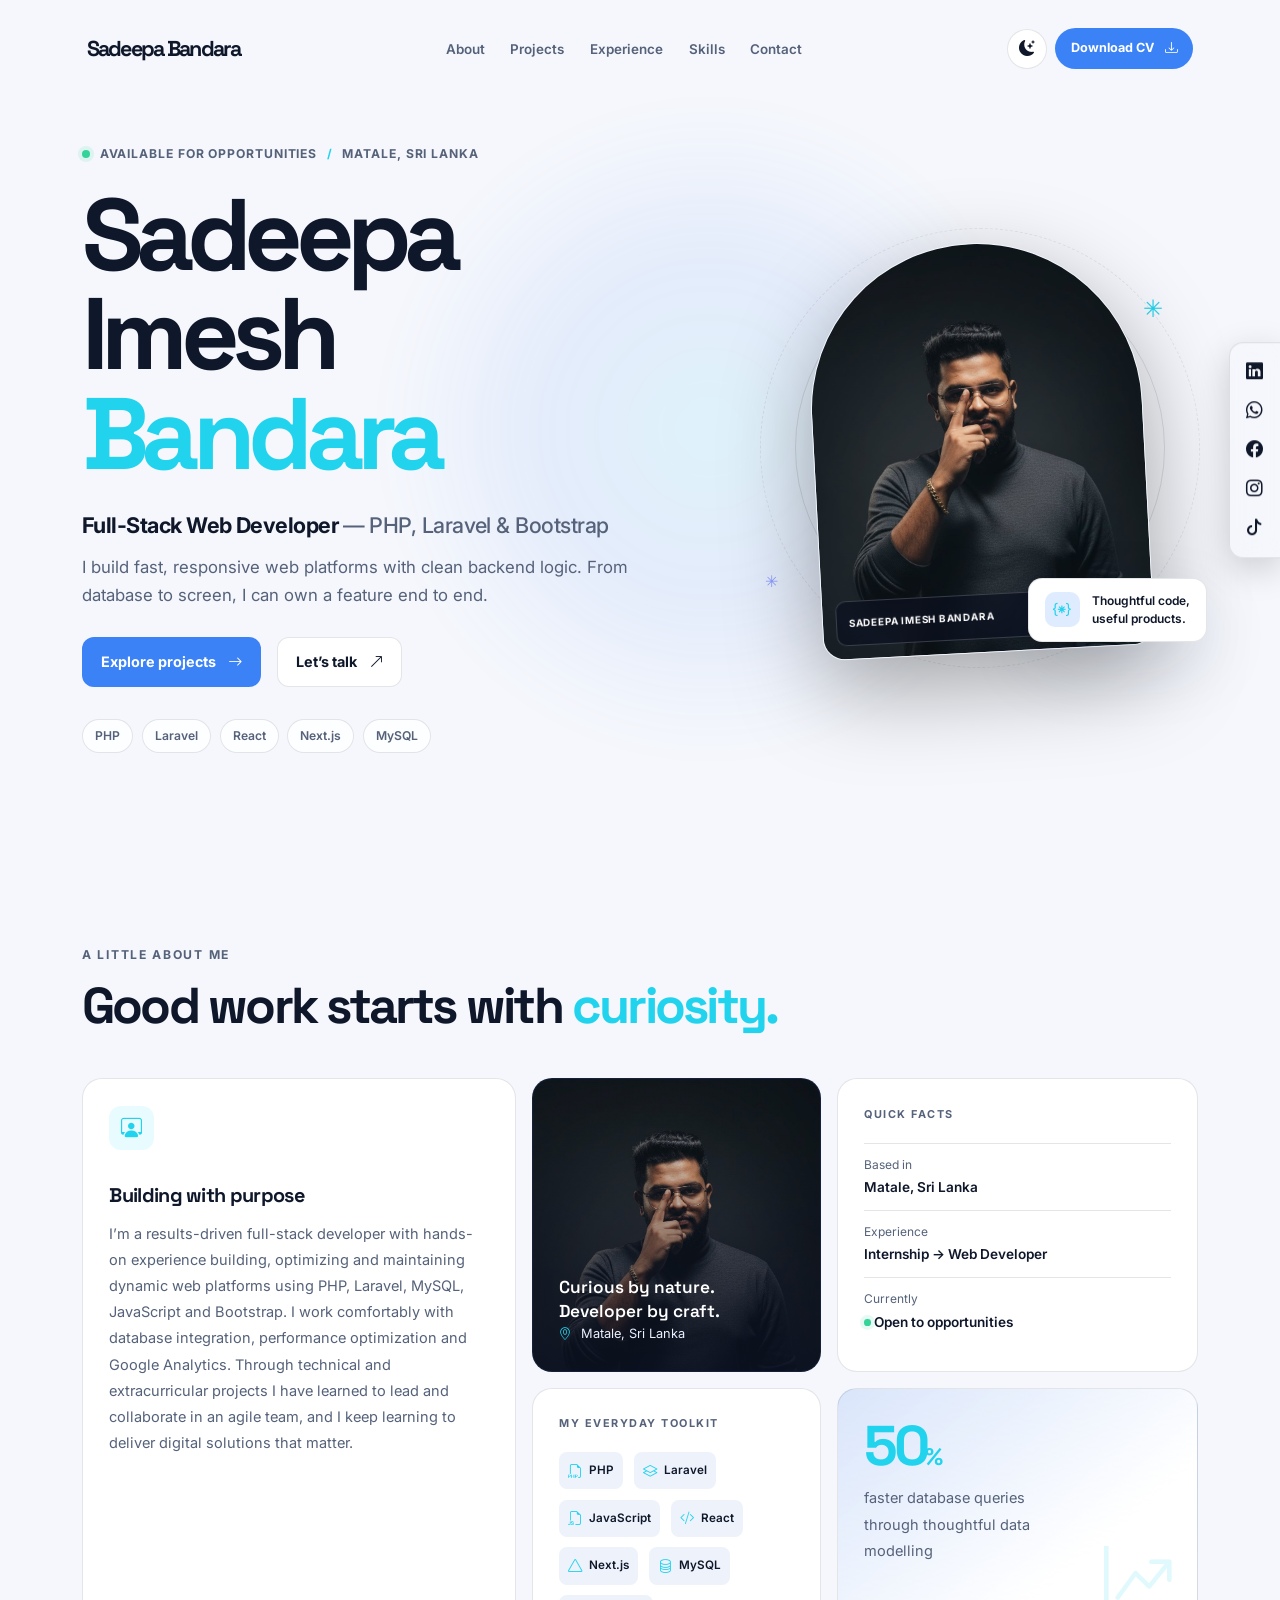
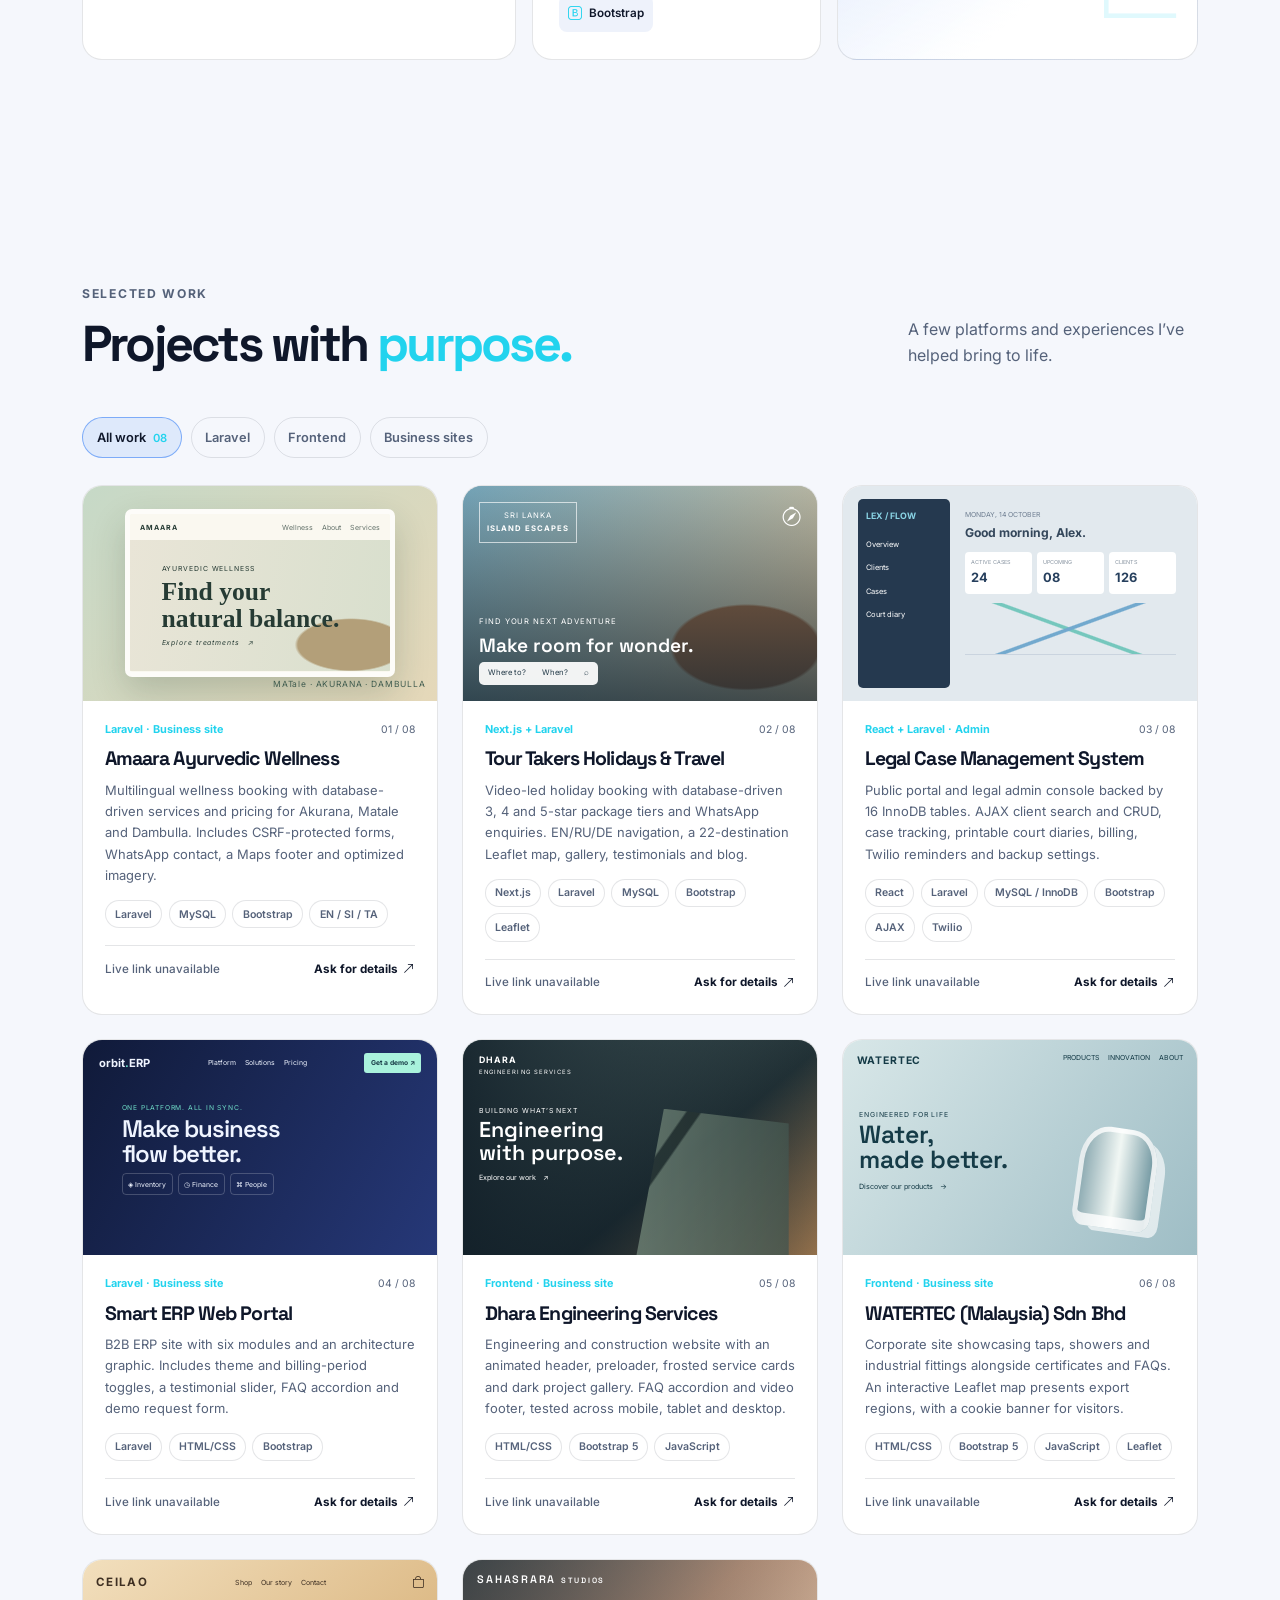
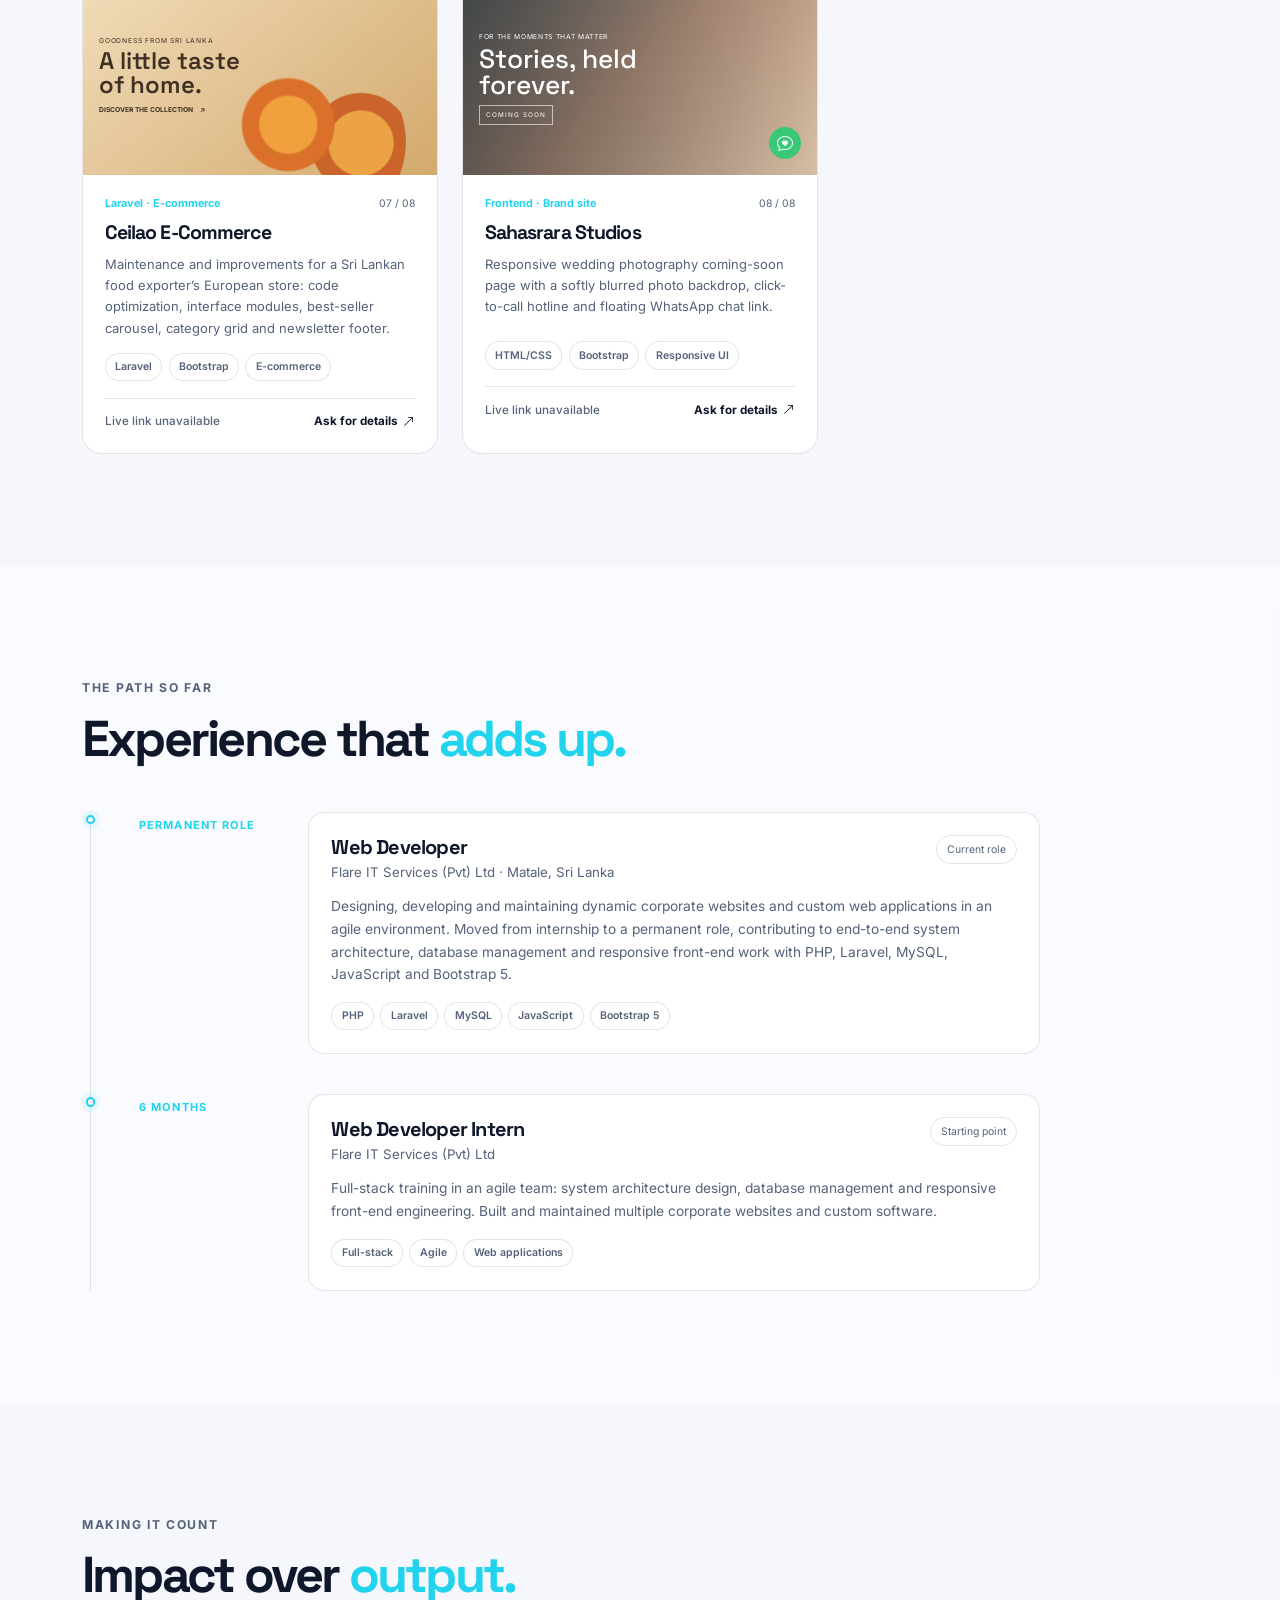
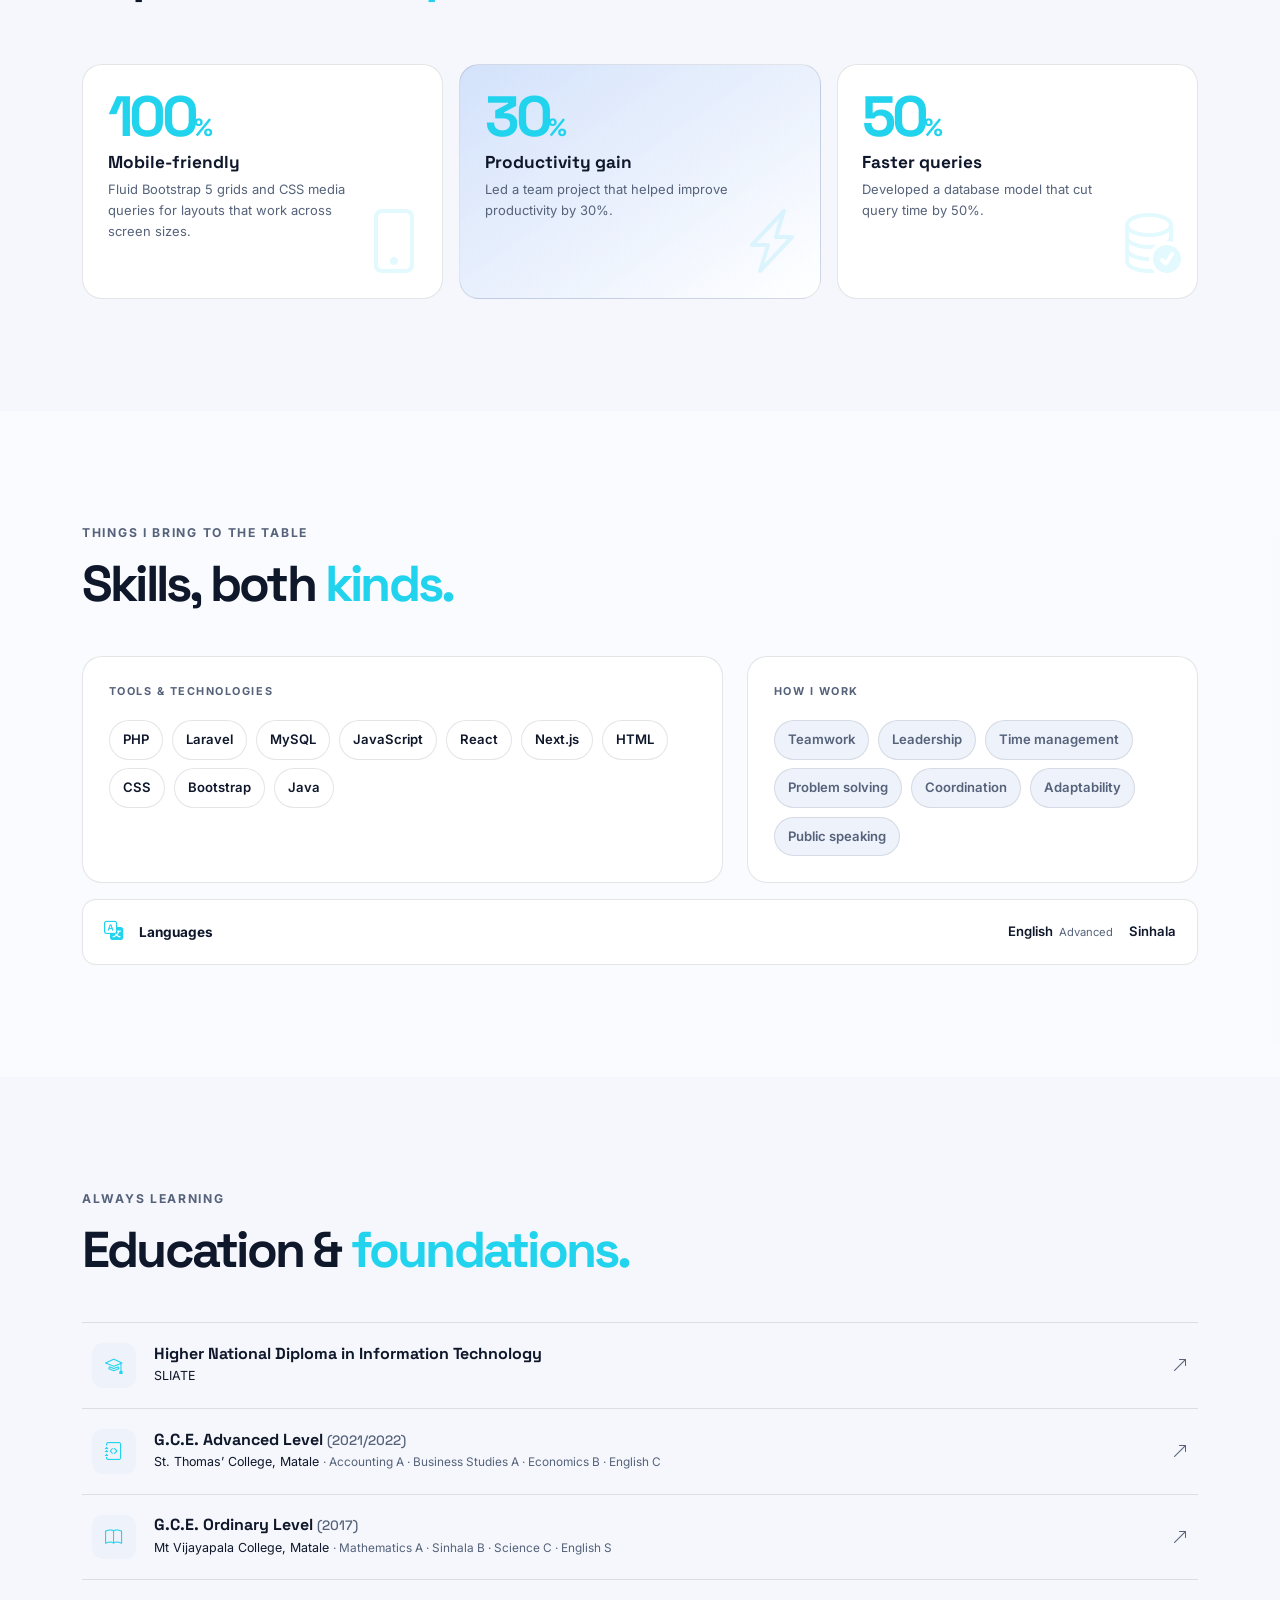
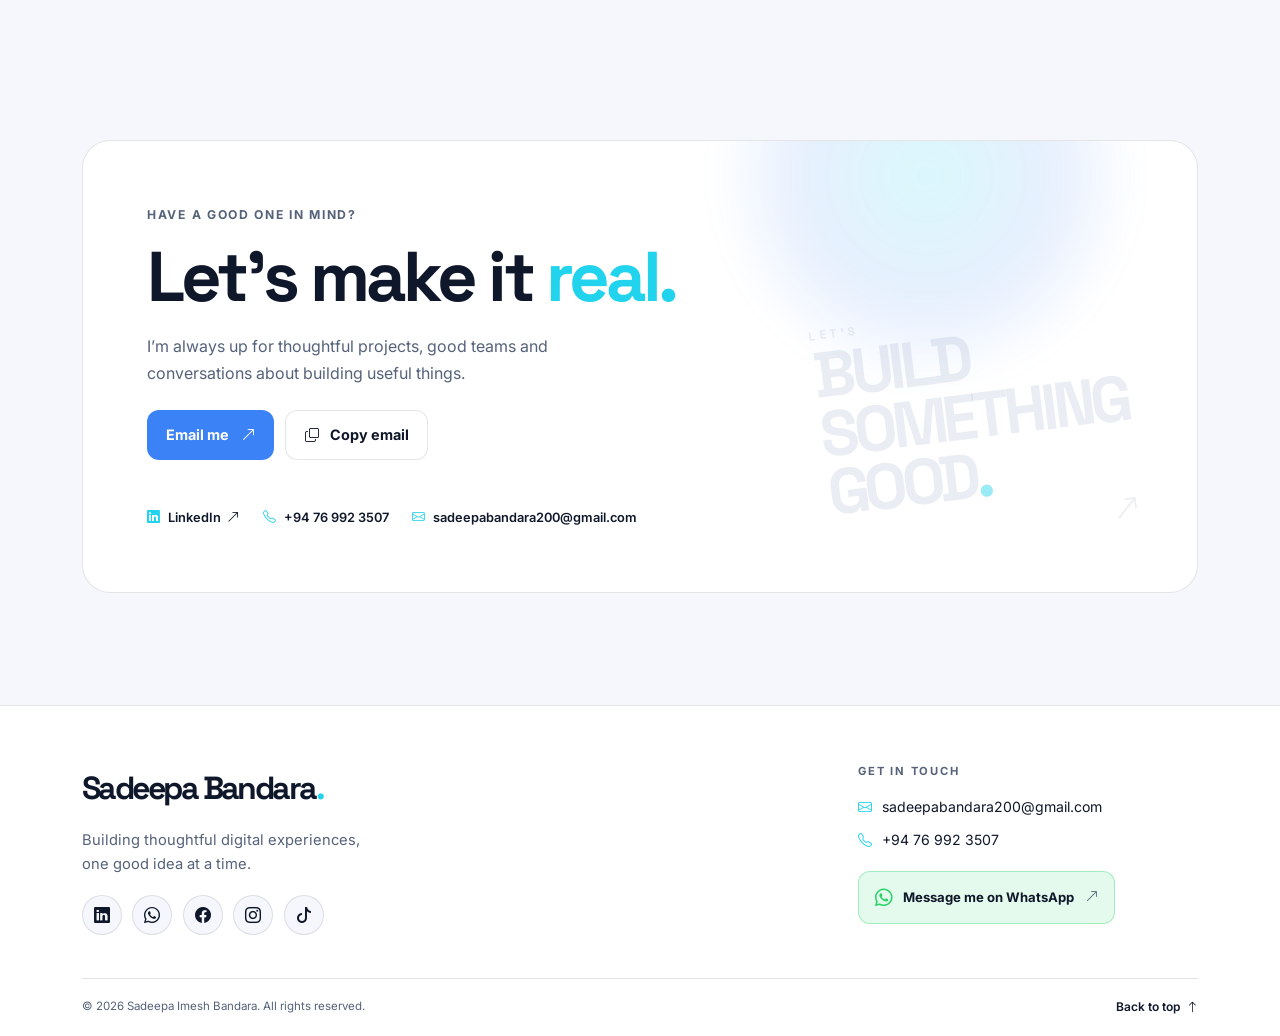
<file: index.html>
<!doctype html>
<html lang="en" data-theme="dark" data-bs-theme="dark">
<head>
  <meta charset="utf-8">
  <meta name="viewport" content="width=device-width, initial-scale=1">
  <meta name="theme-color" content="#0b1020">
  <meta name="description" content="Sadeepa Imesh Bandara is a full-stack web developer in Sri Lanka building responsive digital platforms with PHP, Laravel, React and Next.js.">
  <meta property="og:type" content="website">
  <meta property="og:title" content="Sadeepa Imesh Bandara — Full-Stack Web Developer">
  <meta property="og:description" content="I build fast, responsive web platforms with clean backend logic, from database to screen.">
  <meta property="og:image" content="img/og-card.svg">
  <meta property="og:image:alt" content="Sadeepa Imesh Bandara, full-stack web developer">
  <title>Sadeepa Imesh Bandara — Full-Stack Web Developer</title>
  <link rel="icon" href="data:image/svg+xml,%3Csvg xmlns='http://www.w3.org/2000/svg' viewBox='0 0 64 64'%3E%3Crect width='64' height='64' rx='18' fill='%233b82f6'/%3E%3Ctext x='50%25' y='54%25' dominant-baseline='middle' text-anchor='middle' font-family='Arial,sans-serif' font-size='25' font-weight='700' fill='white'%3ESB%3C/text%3E%3C/svg%3E">
  <link rel="preconnect" href="https://fonts.googleapis.com">
  <link rel="preconnect" href="https://fonts.gstatic.com" crossorigin>
  <link href="https://fonts.googleapis.com/css2?family=Inter:wght@400;500;600;700&family=Space+Grotesk:wght@400;500;600;700&display=swap" rel="stylesheet">
  <link href="https://cdn.jsdelivr.net/npm/bootstrap@5.3.3/dist/css/bootstrap.min.css" rel="stylesheet" integrity="sha384-QWTKZyjpPEjISv5WaRU9OFeRpok6YctnYmDr5pNlyT2bRjXh0JMhjY6hW+ALEwIH" crossorigin="anonymous">
  <link href="https://cdn.jsdelivr.net/npm/bootstrap-icons@1.11.3/font/bootstrap-icons.min.css" rel="stylesheet">
  <link rel="stylesheet" href="css/style.css">
  <script>
    (() => {
      try {
        const savedTheme = localStorage.getItem("portfolio-theme");
        const theme = savedTheme || (matchMedia("(prefers-color-scheme: light)").matches ? "light" : "dark");
        document.documentElement.dataset.theme = theme;
        document.documentElement.dataset.bsTheme = theme;
      } catch (error) {
        console.warn("Theme preference could not be loaded.", error);
      }
    })();
  </script>
  <script src="js/main.js" defer></script>
</head>
<body>
  <a class="skip-link" href="#main">Skip to content</a>
  <header id="top">
    <nav class="navbar navbar-expand-lg site-nav" aria-label="Main navigation">
      <div class="container nav-shell">
        <a class="navbar-brand brand-mark" href="#top" aria-label="Sadeepa Bandara home">Sadeepa Bandara<span></span></a>
        <button class="navbar-toggler nav-toggle" type="button" data-bs-toggle="collapse" data-bs-target="#primaryNav" aria-controls="primaryNav" aria-expanded="false" aria-label="Toggle navigation">
          <span class="navbar-toggler-icon"></span>
        </button>
        <div class="collapse navbar-collapse" id="primaryNav">
          <ul class="navbar-nav mx-auto align-items-lg-center">
            <li class="nav-item"><a class="nav-link" href="#about">About</a></li>
            <li class="nav-item"><a class="nav-link" href="#projects">Projects</a></li>
            <li class="nav-item"><a class="nav-link" href="#experience">Experience</a></li>
            <li class="nav-item"><a class="nav-link" href="#skills">Skills</a></li>
            <li class="nav-item"><a class="nav-link" href="#contact">Contact</a></li>
          </ul>
          <div class="nav-actions d-flex align-items-center gap-2">
            <button class="icon-button theme-toggle" type="button" aria-label="Switch to light theme" title="Switch theme">
              <i class="bi bi-sun-fill" aria-hidden="true"></i>
            </button>
            <a class="button button-primary button-small" href="cv/Sadeepa-Imesh-Bandara-CV.pdf" download="Sadeepa-Imesh-Bandara-CV.pdf">
              Download CV <i class="bi bi-download" aria-hidden="true"></i>
            </a>
          </div>
        </div>
      </div>
    </nav>
  </header>

  <main id="main">
    <section class="hero-section section-space" aria-labelledby="hero-title">
      <div class="hero-glow" aria-hidden="true"></div>
      <div class="container">
        <div class="row align-items-center g-5">
          <div class="col-lg-7 hero-copy reveal">
            <p class="eyebrow"><span class="status-dot"></span> Available for opportunities <span class="eyebrow-divider">/</span> Matale, Sri Lanka</p>
            <h1 id="hero-title">Sadeepa Imesh <span class="name-accent">Bandara</span></h1>
            <p class="hero-role">Full-Stack Web Developer <span>— PHP, Laravel &amp; Bootstrap</span></p>
            <p class="hero-intro">I build fast, responsive web platforms with clean backend logic. From database to screen, I can own a feature end to end.</p>
            <div class="hero-actions d-flex flex-wrap gap-3">
              <a class="button button-primary" href="#projects">Explore projects <i class="bi bi-arrow-right" aria-hidden="true"></i></a>
              <a class="button button-secondary" href="#contact">Let’s talk <i class="bi bi-arrow-up-right" aria-hidden="true"></i></a>
            </div>
            <div class="hero-tech" aria-label="Core technologies">
              <span>PHP</span><span>Laravel</span><span>React</span><span>Next.js</span><span>MySQL</span>
            </div>
          </div>
          <div class="col-lg-5 hero-art-wrap reveal">
            <div class="hero-art">
              <div class="art-orbit orbit-one"></div>
              <div class="art-orbit orbit-two"></div>
              <div class="hero-portrait-frame">
                <img class="hero-portrait" src="img/profile.jpg" width="864" height="1100" alt="Sadeepa Imesh Bandara" fetchpriority="high">
                <span class="portrait-caption">SADEEPA IMESH BANDARA <i class="bi bi-patch-check-fill" aria-hidden="true"></i></span>
              </div>
              <div class="art-badge"><i class="bi bi-braces-asterisk" aria-hidden="true"></i><span>Thoughtful code,<br>useful products.</span></div>
              <div class="art-spark spark-one" aria-hidden="true">✳</div>
              <div class="art-spark spark-two" aria-hidden="true">✳</div>
            </div>
          </div>
        </div>
      </div>
    </section>

    <section class="section-space section-tight" id="about" aria-labelledby="about-title">
      <div class="container">
        <div class="section-heading reveal">
          <p class="section-kicker">A little about me</p>
          <h2 id="about-title">Good work starts with <span>curiosity.</span></h2>
        </div>
        <div class="bento-grid">
          <article class="bento-card about-card reveal">
            <div class="card-icon"><i class="bi bi-person-workspace" aria-hidden="true"></i></div>
            <h3>Building with purpose</h3>
            <p>I’m a results-driven full-stack developer with hands-on experience building, optimizing and maintaining dynamic web platforms using PHP, Laravel, MySQL, JavaScript and Bootstrap. I work comfortably with database integration, performance optimization and Google Analytics. Through technical and extracurricular projects I have learned to lead and collaborate in an agile team, and I keep learning to deliver digital solutions that matter.</p>
          </article>
          <article class="bento-card profile-card reveal">
            <img class="profile-photo" src="img/profile.jpg" width="864" height="1100" alt="Portrait of Sadeepa Imesh Bandara" loading="lazy">
            <p class="profile-caption">Curious by nature.<br>Developer by craft.</p>
            <span class="profile-location"><i class="bi bi-geo-alt" aria-hidden="true"></i> Matale, Sri Lanka</span>
          </article>
          <article class="bento-card facts-card reveal">
            <p class="card-label">QUICK FACTS</p>
            <div class="fact-row"><span>Based in</span><strong>Matale, Sri Lanka</strong></div>
            <div class="fact-row"><span>Experience</span><strong>Internship → Web Developer</strong></div>
            <div class="fact-row"><span>Currently</span><strong><span class="status-dot"></span> Open to opportunities</strong></div>
          </article>
          <article class="bento-card stack-card reveal">
            <p class="card-label">MY EVERYDAY TOOLKIT</p>
            <div class="stack-icons" aria-label="PHP, Laravel, JavaScript, React, Next.js, MySQL and Bootstrap">
              <span><i class="bi bi-filetype-php" aria-hidden="true"></i>PHP</span>
              <span><i class="bi bi-layers" aria-hidden="true"></i>Laravel</span>
              <span><i class="bi bi-filetype-js" aria-hidden="true"></i>JavaScript</span>
              <span><i class="bi bi-code-slash" aria-hidden="true"></i>React</span>
              <span><i class="bi bi-triangle" aria-hidden="true"></i>Next.js</span>
              <span><i class="bi bi-database" aria-hidden="true"></i>MySQL</span>
              <span><i class="bi bi-bootstrap" aria-hidden="true"></i>Bootstrap</span>
            </div>
          </article>
          <article class="bento-card stat-card reveal">
            <span class="stat-number">50<span>%</span></span>
            <p>faster database queries through thoughtful data modelling</p>
            <i class="bi bi-graph-up-arrow stat-watermark" aria-hidden="true"></i>
          </article>
        </div>
      </div>
    </section>

    <section class="section-space" id="projects" aria-labelledby="projects-title">
      <div class="container">
        <div class="section-heading section-heading-row reveal">
          <div>
            <p class="section-kicker">Selected work</p>
            <h2 id="projects-title">Projects with <span>purpose.</span></h2>
          </div>
          <p class="section-aside">A few platforms and experiences I’ve helped bring to life.</p>
        </div>
        <div class="project-filters reveal" role="group" aria-label="Filter projects">
          <button class="filter-button is-active" type="button" data-filter="all" aria-pressed="true">All work <span>08</span></button>
          <button class="filter-button" type="button" data-filter="laravel" aria-pressed="false">Laravel</button>
          <button class="filter-button" type="button" data-filter="frontend" aria-pressed="false">Frontend</button>
          <button class="filter-button" type="button" data-filter="business" aria-pressed="false">Business sites</button>
        </div>
        <div class="row g-4 project-grid">
          <div class="col-md-6 col-xl-4 project-item reveal" data-type="laravel business">
            <article class="project-card">
              <div class="project-visual visual-amaara" aria-hidden="true"><div class="mock-browser"><div class="mock-nav"><b>AMAARA</b><span>Wellness　 About　 Services</span></div><div class="mock-hero"><small>AYURVEDIC WELLNESS</small><strong>Find your<br>natural balance.</strong><i>Explore treatments　↗</i></div></div><span class="visual-note">MATale · AKURANA · DAMBULLA</span></div>
              <div class="project-body"><div class="project-meta"><span class="project-type">Laravel · Business site</span><span class="project-index">01 / 08</span></div><h3>Amaara Ayurvedic Wellness</h3><p>Multilingual wellness booking with database-driven services and pricing for Akurana, Matale and Dambulla. Includes CSRF-protected forms, WhatsApp contact, a Maps footer and optimized imagery.</p><div class="tech-list"><span>Laravel</span><span>MySQL</span><span>Bootstrap</span><span>EN / SI / TA</span></div><div class="project-links"><span class="link-unavailable" aria-label="Live site link was not provided">Live link unavailable</span><a href="mailto:sadeepabandara200@gmail.com?subject=Amaara%20project%20details">Ask for details <i class="bi bi-arrow-up-right" aria-hidden="true"></i></a></div></div>
            </article>
          </div>
          <div class="col-md-6 col-xl-4 project-item reveal" data-type="laravel business">
            <article class="project-card">
              <div class="project-visual visual-tour" aria-hidden="true"><div class="tour-sky"></div><span class="tour-stamp">SRI LANKA<br><b>ISLAND ESCAPES</b></span><div class="tour-search"><small>FIND YOUR NEXT ADVENTURE</small><strong>Make room for wonder.</strong><span>Where to?　　When?　　⌕</span></div><i class="bi bi-compass tour-compass"></i></div>
              <div class="project-body"><div class="project-meta"><span class="project-type">Next.js + Laravel</span><span class="project-index">02 / 08</span></div><h3>Tour Takers Holidays &amp; Travel</h3><p>Video-led holiday booking with database-driven 3, 4 and 5-star package tiers and WhatsApp enquiries. EN/RU/DE navigation, a 22-destination Leaflet map, gallery, testimonials and blog.</p><div class="tech-list"><span>Next.js</span><span>Laravel</span><span>MySQL</span><span>Bootstrap</span><span>Leaflet</span></div><div class="project-links"><span class="link-unavailable" aria-label="Live site link was not provided">Live link unavailable</span><a href="mailto:sadeepabandara200@gmail.com?subject=Tour%20Takers%20project%20details">Ask for details <i class="bi bi-arrow-up-right" aria-hidden="true"></i></a></div></div>
            </article>
          </div>
          <div class="col-md-6 col-xl-4 project-item reveal" data-type="laravel">
            <article class="project-card">
              <div class="project-visual visual-legal" aria-hidden="true"><div class="legal-sidebar"><b>LEX / FLOW</b><span>Overview</span><span>Clients</span><span>Cases</span><span>Court diary</span></div><div class="legal-dash"><small>MONDAY, 14 OCTOBER</small><strong>Good morning, Alex.</strong><div class="legal-stats"><span>ACTIVE CASES<b>24</b></span><span>UPCOMING<b>08</b></span><span>CLIENTS<b>126</b></span></div><i class="legal-chart"></i></div></div>
              <div class="project-body"><div class="project-meta"><span class="project-type">React + Laravel · Admin</span><span class="project-index">03 / 08</span></div><h3>Legal Case Management System</h3><p>Public portal and legal admin console backed by 16 InnoDB tables. AJAX client search and CRUD, case tracking, printable court diaries, billing, Twilio reminders and backup settings.</p><div class="tech-list"><span>React</span><span>Laravel</span><span>MySQL / InnoDB</span><span>Bootstrap</span><span>AJAX</span><span>Twilio</span></div><div class="project-links"><span class="link-unavailable" aria-label="Live site link was not provided">Live link unavailable</span><a href="mailto:sadeepabandara200@gmail.com?subject=Legal%20system%20project%20details">Ask for details <i class="bi bi-arrow-up-right" aria-hidden="true"></i></a></div></div>
            </article>
          </div>
          <div class="col-md-6 col-xl-4 project-item reveal" data-type="laravel business">
            <article class="project-card">
              <div class="project-visual visual-erp" aria-hidden="true"><div class="erp-top"><span>orbit<span class="erp-dot">.</span>ERP</span><span>Platform　 Solutions　 Pricing</span><b>Get a demo ↗</b></div><div class="erp-content"><small>ONE PLATFORM. ALL IN SYNC.</small><strong>Make business<br>flow better.</strong><div class="erp-modules"><span>◈ Inventory</span><span>◷ Finance</span><span>⌘ People</span></div></div></div>
              <div class="project-body"><div class="project-meta"><span class="project-type">Laravel · Business site</span><span class="project-index">04 / 08</span></div><h3>Smart ERP Web Portal</h3><p>B2B ERP site with six modules and an architecture graphic. Includes theme and billing-period toggles, a testimonial slider, FAQ accordion and demo request form.</p><div class="tech-list"><span>Laravel</span><span>HTML/CSS</span><span>Bootstrap</span></div><div class="project-links"><span class="link-unavailable" aria-label="Live site link was not provided">Live link unavailable</span><a href="mailto:sadeepabandara200@gmail.com?subject=Smart%20ERP%20project%20details">Ask for details <i class="bi bi-arrow-up-right" aria-hidden="true"></i></a></div></div>
            </article>
          </div>
          <div class="col-md-6 col-xl-4 project-item reveal" data-type="frontend business">
            <article class="project-card">
              <div class="project-visual visual-dhara" aria-hidden="true"><div class="dhara-top">DHARA<span>ENGINEERING SERVICES</span></div><div class="dhara-building"></div><div class="dhara-copy"><small>BUILDING WHAT’S NEXT</small><strong>Engineering<br>with purpose.</strong><span>Explore our work　↗</span></div></div>
              <div class="project-body"><div class="project-meta"><span class="project-type">Frontend · Business site</span><span class="project-index">05 / 08</span></div><h3>Dhara Engineering Services</h3><p>Engineering and construction website with an animated header, preloader, frosted service cards and dark project gallery. FAQ accordion and video footer, tested across mobile, tablet and desktop.</p><div class="tech-list"><span>HTML/CSS</span><span>Bootstrap 5</span><span>JavaScript</span></div><div class="project-links"><span class="link-unavailable" aria-label="Live site link was not provided">Live link unavailable</span><a href="mailto:sadeepabandara200@gmail.com?subject=Dhara%20project%20details">Ask for details <i class="bi bi-arrow-up-right" aria-hidden="true"></i></a></div></div>
            </article>
          </div>
          <div class="col-md-6 col-xl-4 project-item reveal" data-type="frontend business">
            <article class="project-card">
              <div class="project-visual visual-watertec" aria-hidden="true"><div class="watertec-head"><b>WATERTEC</b><span>PRODUCTS　 INNOVATION　 ABOUT</span></div><div class="watertec-copy"><small>ENGINEERED FOR LIFE</small><strong>Water,<br>made better.</strong><span>Discover our products　→</span></div><div class="watertec-product"></div></div>
              <div class="project-body"><div class="project-meta"><span class="project-type">Frontend · Business site</span><span class="project-index">06 / 08</span></div><h3>WATERTEC (Malaysia) Sdn Bhd</h3><p>Corporate site showcasing taps, showers and industrial fittings alongside certificates and FAQs. An interactive Leaflet map presents export regions, with a cookie banner for visitors.</p><div class="tech-list"><span>HTML/CSS</span><span>Bootstrap 5</span><span>JavaScript</span><span>Leaflet</span></div><div class="project-links"><span class="link-unavailable" aria-label="Live site link was not provided">Live link unavailable</span><a href="mailto:sadeepabandara200@gmail.com?subject=WATERTEC%20project%20details">Ask for details <i class="bi bi-arrow-up-right" aria-hidden="true"></i></a></div></div>
            </article>
          </div>
          <div class="col-md-6 col-xl-4 project-item reveal" data-type="laravel business">
            <article class="project-card">
              <div class="project-visual visual-ceilao" aria-hidden="true"><div class="ceilao-top"><b>CEILAO</b><span>Shop　 Our story　 Contact</span><i class="bi bi-bag" aria-hidden="true"></i></div><div class="ceilao-copy"><small>GOODNESS FROM SRI LANKA</small><strong>A little taste<br>of home.</strong><span>DISCOVER THE COLLECTION　↗</span></div><div class="ceilao-oranges"></div></div>
              <div class="project-body"><div class="project-meta"><span class="project-type">Laravel · E-commerce</span><span class="project-index">07 / 08</span></div><h3>Ceilao E-Commerce</h3><p>Maintenance and improvements for a Sri Lankan food exporter’s European store: code optimization, interface modules, best-seller carousel, category grid and newsletter footer.</p><div class="tech-list"><span>Laravel</span><span>Bootstrap</span><span>E-commerce</span></div><div class="project-links"><span class="link-unavailable" aria-label="Live site link was not provided">Live link unavailable</span><a href="mailto:sadeepabandara200@gmail.com?subject=Ceilao%20project%20details">Ask for details <i class="bi bi-arrow-up-right" aria-hidden="true"></i></a></div></div>
            </article>
          </div>
          <div class="col-md-6 col-xl-4 project-item reveal" data-type="frontend business">
            <article class="project-card">
              <div class="project-visual visual-sahasrara" aria-hidden="true"><div class="sahasrara-overlay"></div><div class="sahasrara-top">SAHASRARA <span>STUDIOS</span></div><div class="sahasrara-copy"><small>FOR THE MOMENTS THAT MATTER</small><strong>Stories, held<br>forever.</strong><span>COMING SOON</span></div><i class="bi bi-chat-heart sahasrara-chat" aria-hidden="true"></i></div>
              <div class="project-body"><div class="project-meta"><span class="project-type">Frontend · Brand site</span><span class="project-index">08 / 08</span></div><h3>Sahasrara Studios</h3><p>Responsive wedding photography coming-soon page with a softly blurred photo backdrop, click-to-call hotline and floating WhatsApp chat link.</p><div class="tech-list"><span>HTML/CSS</span><span>Bootstrap</span><span>Responsive UI</span></div><div class="project-links"><span class="link-unavailable" aria-label="Live site link was not provided">Live link unavailable</span><a href="mailto:sadeepabandara200@gmail.com?subject=Sahasrara%20project%20details">Ask for details <i class="bi bi-arrow-up-right" aria-hidden="true"></i></a></div></div>
            </article>
          </div>
        </div>
        <p class="filter-empty" hidden>No projects match this filter.</p>
      </div>
    </section>

    <section class="section-space section-alt" id="experience" aria-labelledby="experience-title">
      <div class="container">
        <div class="section-heading reveal">
          <p class="section-kicker">The path so far</p>
          <h2 id="experience-title">Experience that <span>adds up.</span></h2>
        </div>
        <div class="timeline">
          <article class="timeline-entry reveal">
            <span class="timeline-marker" aria-hidden="true"></span>
            <div class="timeline-date">PERMANENT ROLE</div>
            <div class="timeline-content">
              <div class="timeline-heading"><div><h3>Web Developer</h3><p>Flare IT Services (Pvt) Ltd <span>· Matale, Sri Lanka</span></p></div><span class="timeline-tag">Current role</span></div>
              <p>Designing, developing and maintaining dynamic corporate websites and custom web applications in an agile environment. Moved from internship to a permanent role, contributing to end-to-end system architecture, database management and responsive front-end work with PHP, Laravel, MySQL, JavaScript and Bootstrap 5.</p>
              <div class="tech-list"><span>PHP</span><span>Laravel</span><span>MySQL</span><span>JavaScript</span><span>Bootstrap 5</span></div>
            </div>
          </article>
          <article class="timeline-entry reveal">
            <span class="timeline-marker" aria-hidden="true"></span>
            <div class="timeline-date">6 MONTHS</div>
            <div class="timeline-content">
              <div class="timeline-heading"><div><h3>Web Developer Intern</h3><p>Flare IT Services (Pvt) Ltd</p></div><span class="timeline-tag">Starting point</span></div>
              <p>Full-stack training in an agile team: system architecture design, database management and responsive front-end engineering. Built and maintained multiple corporate websites and custom software.</p>
              <div class="tech-list"><span>Full-stack</span><span>Agile</span><span>Web applications</span></div>
            </div>
          </article>
        </div>
      </div>
    </section>

    <section class="section-space" aria-labelledby="achievements-title">
      <div class="container">
        <div class="section-heading reveal">
          <p class="section-kicker">Making it count</p>
          <h2 id="achievements-title">Impact over <span>output.</span></h2>
        </div>
        <div class="row g-3 achievements-grid">
          <div class="col-md-4 reveal"><article class="achievement-card"><span class="achievement-number">100<small>%</small></span><h3>Mobile-friendly</h3><p>Fluid Bootstrap 5 grids and CSS media queries for layouts that work across screen sizes.</p><i class="bi bi-phone" aria-hidden="true"></i></article></div>
          <div class="col-md-4 reveal"><article class="achievement-card achievement-featured"><span class="achievement-number">30<small>%</small></span><h3>Productivity gain</h3><p>Led a team project that helped improve productivity by 30%.</p><i class="bi bi-lightning-charge" aria-hidden="true"></i></article></div>
          <div class="col-md-4 reveal"><article class="achievement-card"><span class="achievement-number">50<small>%</small></span><h3>Faster queries</h3><p>Developed a database model that cut query time by 50%.</p><i class="bi bi-database-check" aria-hidden="true"></i></article></div>
        </div>
      </div>
    </section>

    <section class="section-space section-alt" id="skills" aria-labelledby="skills-title">
      <div class="container">
        <div class="section-heading reveal">
          <p class="section-kicker">Things I bring to the table</p>
          <h2 id="skills-title">Skills, both <span>kinds.</span></h2>
        </div>
        <div class="row g-4">
          <div class="col-lg-7 reveal">
            <article class="skill-panel">
              <p class="card-label">TOOLS &amp; TECHNOLOGIES</p>
              <div class="skill-chips"><span>PHP</span><span>Laravel</span><span>MySQL</span><span>JavaScript</span><span>React</span><span>Next.js</span><span>HTML</span><span>CSS</span><span>Bootstrap</span><span>Java</span></div>
            </article>
          </div>
          <div class="col-lg-5 reveal">
            <article class="skill-panel">
              <p class="card-label">HOW I WORK</p>
              <div class="skill-chips skill-chips-soft"><span>Teamwork</span><span>Leadership</span><span>Time management</span><span>Problem solving</span><span>Coordination</span><span>Adaptability</span><span>Public speaking</span></div>
            </article>
          </div>
        </div>
        <div class="language-line reveal"><i class="bi bi-translate" aria-hidden="true"></i><strong>Languages</strong><span>English <small>Advanced</small></span><span>Sinhala</span></div>
      </div>
    </section>

    <section class="section-space" id="education" aria-labelledby="education-title">
      <div class="container">
        <div class="section-heading reveal">
          <p class="section-kicker">Always learning</p>
          <h2 id="education-title">Education &amp; <span>foundations.</span></h2>
        </div>
        <div class="education-list">
          <article class="education-entry reveal"><span class="education-icon"><i class="bi bi-mortarboard" aria-hidden="true"></i></span><div><h3>Higher National Diploma in Information Technology</h3><p>SLIATE</p></div><span class="education-arrow"><i class="bi bi-arrow-up-right" aria-hidden="true"></i></span></article>
          <article class="education-entry reveal"><span class="education-icon"><i class="bi bi-journal-code" aria-hidden="true"></i></span><div><h3>G.C.E. Advanced Level <span>(2021/2022)</span></h3><p>St. Thomas’ College, Matale <span>· Accounting A · Business Studies A · Economics B · English C</span></p></div><span class="education-arrow"><i class="bi bi-arrow-up-right" aria-hidden="true"></i></span></article>
          <article class="education-entry reveal"><span class="education-icon"><i class="bi bi-book" aria-hidden="true"></i></span><div><h3>G.C.E. Ordinary Level <span>(2017)</span></h3><p>Mt Vijayapala College, Matale <span>· Mathematics A · Sinhala B · Science C · English S</span></p></div><span class="education-arrow"><i class="bi bi-arrow-up-right" aria-hidden="true"></i></span></article>
        </div>
      </div>
    </section>

    <section class="section-space contact-section" id="contact" aria-labelledby="contact-title">
      <div class="container">
        <div class="contact-card reveal">
          <div class="contact-orb" aria-hidden="true"></div>
          <div class="contact-content">
            <p class="section-kicker">Have a good one in mind?</p>
            <h2 id="contact-title">Let’s make it <span>real.</span></h2>
            <p class="contact-intro">I’m always up for thoughtful projects, good teams and conversations about building useful things.</p>
            <div class="contact-actions">
              <a class="button button-primary" href="mailto:sadeepabandara200@gmail.com">Email me <i class="bi bi-arrow-up-right" aria-hidden="true"></i></a>
              <button class="button button-secondary copy-email" type="button" data-email="sadeepabandara200@gmail.com">
                <i class="bi bi-copy" aria-hidden="true"></i> <span class="copy-label">Copy email</span>
              </button>
            </div>
            <p class="copy-status" aria-live="polite"></p>
            <div class="contact-links">
              <a href="https://www.linkedin.com/in/sadeepa-bandara-/?isSelfProfile=true" target="_blank" rel="noopener noreferrer"><i class="bi bi-linkedin" aria-hidden="true"></i> LinkedIn <i class="bi bi-arrow-up-right" aria-hidden="true"></i></a>
              <a href="tel:+94769923507"><i class="bi bi-telephone" aria-hidden="true"></i> +94 76 992 3507</a>
              <a href="mailto:sadeepabandara200@gmail.com"><i class="bi bi-envelope" aria-hidden="true"></i> sadeepabandara200@gmail.com</a>
            </div>
          </div>
          <div class="contact-decoration" aria-hidden="true"><span>LET’S</span><b>BUILD<br>SOMETHING<br>GOOD<span>.</span></b><i class="bi bi-arrow-up-right"></i></div>
        </div>
      </div>
    </section>
  </main>

  <footer class="site-footer">
    <div class="container">
      <div class="footer-main">
        <div class="footer-about">
          <a class="footer-brand" href="#top">Sadeepa Bandara<span>.</span></a>
          <p>Building thoughtful digital experiences,<br>one good idea at a time.</p>
          <div class="footer-socials" aria-label="Social media">
            <a href="https://www.linkedin.com/in/sadeepa-bandara-/?isSelfProfile=true" target="_blank" rel="noopener noreferrer" aria-label="LinkedIn profile"><i class="bi bi-linkedin" aria-hidden="true"></i></a>
            <a href="https://wa.me/94769923507" target="_blank" rel="noopener noreferrer" aria-label="Chat on WhatsApp"><i class="bi bi-whatsapp" aria-hidden="true"></i></a>
            <a href="https://web.facebook.com/sadeepa.imesh.bandara/" target="_blank" rel="noopener noreferrer" aria-label="Facebook profile"><i class="bi bi-facebook" aria-hidden="true"></i></a>
            <a href="https://www.instagram.com/sapatha.0/" target="_blank" rel="noopener noreferrer" aria-label="Instagram profile"><i class="bi bi-instagram" aria-hidden="true"></i></a>
            <a href="https://www.tiktok.com/@sapatha0" target="_blank" rel="noopener noreferrer" aria-label="TikTok profile"><i class="bi bi-tiktok" aria-hidden="true"></i></a>
          </div>
        </div>
        <div class="footer-contact">
          <p class="footer-heading">GET IN TOUCH</p>
          <a href="mailto:sadeepabandara200@gmail.com"><i class="bi bi-envelope" aria-hidden="true"></i> sadeepabandara200@gmail.com</a>
          <a href="tel:+94769923507"><i class="bi bi-telephone" aria-hidden="true"></i> +94 76 992 3507</a>
          <a class="whatsapp-button" href="https://wa.me/94769923507" target="_blank" rel="noopener noreferrer">
            <i class="bi bi-whatsapp" aria-hidden="true"></i> Message me on WhatsApp <i class="bi bi-arrow-up-right" aria-hidden="true"></i>
          </a>
        </div>
      </div>
      <div class="footer-bottom">
        <span>© <span id="currentYear">2026</span> Sadeepa Imesh Bandara. All rights reserved.</span>
        <span class="footer-made"></span>
        <a class="back-to-top" href="#top">Back to top <i class="bi bi-arrow-up" aria-hidden="true"></i></a>
      </div>
    </div>
  </footer>

  <nav class="social-rail" aria-label="Social links">
    <a href="https://www.linkedin.com/in/sadeepa-bandara-/?isSelfProfile=true" target="_blank" rel="noopener noreferrer" aria-label="LinkedIn profile" title="LinkedIn"><i class="bi bi-linkedin" aria-hidden="true"></i></a>
    <a href="https://wa.me/94769923507" target="_blank" rel="noopener noreferrer" aria-label="Chat on WhatsApp" title="WhatsApp"><i class="bi bi-whatsapp" aria-hidden="true"></i></a>
    <a href="https://web.facebook.com/sadeepa.imesh.bandara/" target="_blank" rel="noopener noreferrer" aria-label="Facebook profile" title="Facebook"><i class="bi bi-facebook" aria-hidden="true"></i></a>
    <a href="https://www.instagram.com/sapatha.0/" target="_blank" rel="noopener noreferrer" aria-label="Instagram profile" title="Instagram"><i class="bi bi-instagram" aria-hidden="true"></i></a>
    <a href="https://www.tiktok.com/@sapatha0" target="_blank" rel="noopener noreferrer" aria-label="TikTok profile" title="TikTok"><i class="bi bi-tiktok" aria-hidden="true"></i></a>
  </nav>

  <script src="https://cdn.jsdelivr.net/npm/bootstrap@5.3.3/dist/js/bootstrap.bundle.min.js" integrity="sha384-YvpcrYf0tY3lHB60NNkmXc5s9fDVZLESaAA55NDzOxhy9GkcIdslK1eN7N6jIeHz" crossorigin="anonymous"></script>
</body>
</html>
</file>
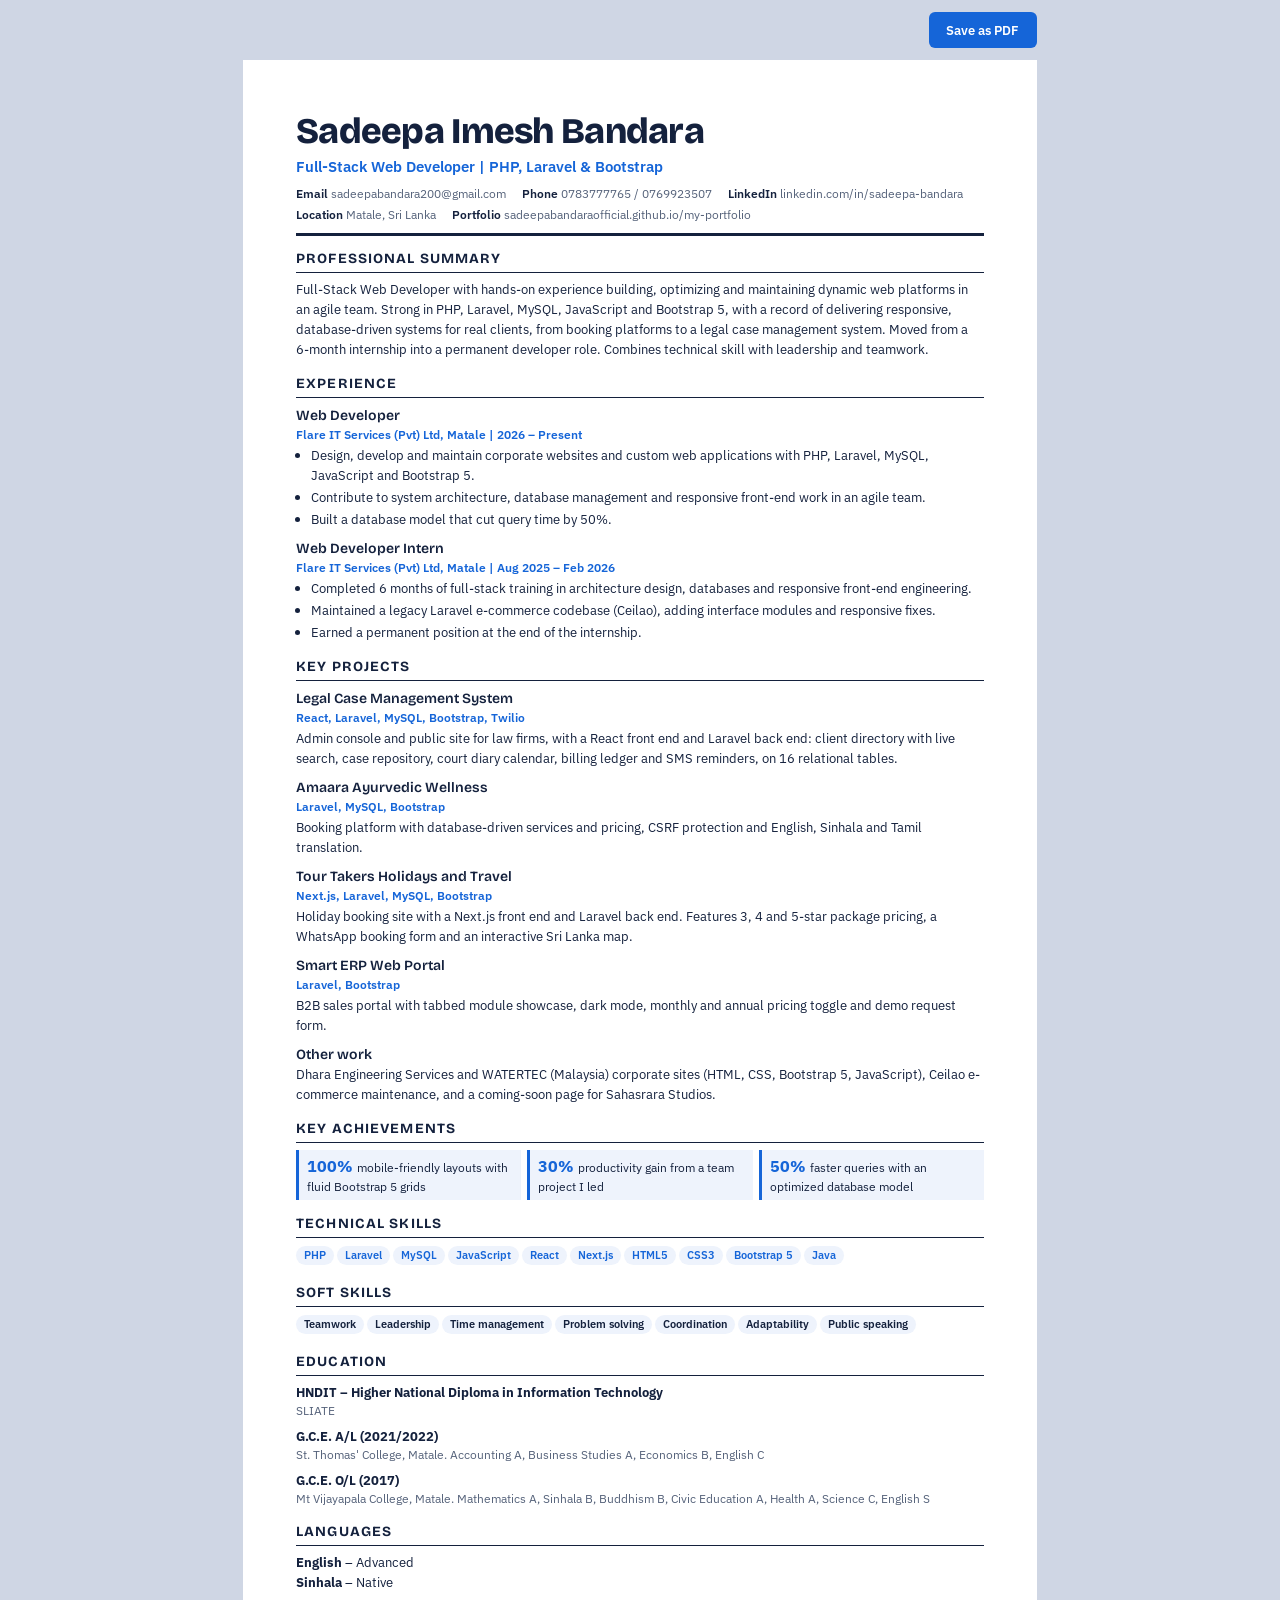
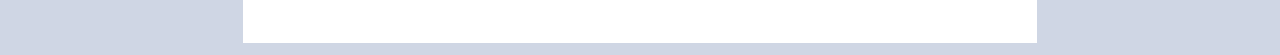
<file: cv/cv.html>
<!DOCTYPE html>
<html lang="en">
<head>
<meta charset="utf-8">
<meta name="viewport" content="width=device-width, initial-scale=1">
<title>Sadeepa Imesh Bandara – CV</title>
<link href="https://fonts.googleapis.com/css2?family=Bricolage+Grotesque:wght@600;800&family=IBM+Plex+Sans:wght@400;500;600&display=swap" rel="stylesheet">
<style>
:root{--ink:#14213d;--muted:#55627a;--line:#d5dcea;--accent:#1565d8;--tint:#eef3fc}
*{box-sizing:border-box}
body{margin:0;background:#cfd6e4;color:var(--ink);font:400 10pt/1.5 "IBM Plex Sans",Arial,sans-serif;-webkit-print-color-adjust:exact;print-color-adjust:exact}
.bar{max-width:210mm;margin:12px auto;text-align:right}
.bar button{font:600 10pt "IBM Plex Sans",Arial,sans-serif;background:var(--accent);color:#fff;border:0;border-radius:6px;padding:.55rem 1.1rem;cursor:pointer}
.page{width:210mm;min-height:297mm;margin:0 auto 12px;background:#fff;padding:14mm 14mm 12mm}
h1,h2,h3{font-family:"Bricolage Grotesque",Arial,sans-serif;margin:0}
header{border-bottom:3px solid var(--ink);padding-bottom:9px;margin-bottom:12px}
h1{font-size:27pt;font-weight:800;letter-spacing:-.02em;line-height:1.05}
.role{color:var(--accent);font-weight:600;font-size:11.5pt;margin:5px 0 7px}
.contact{display:flex;flex-wrap:wrap;gap:3px 16px;font-size:9pt;color:var(--muted)}
.contact b{color:var(--ink);font-weight:600}
.cols{display:block}
.wins{display:grid;grid-template-columns:repeat(3,1fr);gap:6px}
.wins .win{margin-bottom:0}
h2{font-size:10.5pt;text-transform:uppercase;letter-spacing:.08em;border-bottom:1.5px solid var(--ink);padding-bottom:3px;margin:13px 0 7px}
.cols>div:first-child>h2:first-child{margin-top:0}
h2{break-after:avoid}
p{margin:0 0 5px}
.item{margin-bottom:8px;break-inside:avoid}
h3{font-size:10.5pt;font-weight:600}
.meta{color:var(--accent);font-weight:600;font-size:9pt;margin-bottom:2px}
ul{margin:2px 0 0;padding-left:15px}
li{margin-bottom:2px}
.pill{display:inline-block;background:var(--tint);color:var(--accent);font-weight:600;font-size:8.5pt;padding:1px 8px;border-radius:99px;margin:0 3px 4px 0}
.pill.s{color:var(--ink)}
.win{border-left:3px solid var(--accent);background:var(--tint);padding:4px 8px;margin-bottom:5px;font-size:9pt;break-inside:avoid}
.win b{font-size:12pt;color:var(--accent);margin-right:4px}
.edu{margin-bottom:7px;font-size:9pt;break-inside:avoid}
.edu strong{display:block;font-size:9.5pt}
.edu span{color:var(--muted)}
@page{size:A4;margin:0}
@media print{body{background:#fff}.bar{display:none}.page{margin:0;box-shadow:none}}
@media (max-width:800px){.page{width:100%;padding:18px}.cols{grid-template-columns:1fr}}
</style>
</head>
<body>
<div class="bar"><button onclick="window.print()">Save as PDF</button></div>
<main class="page">
<header>
<h1>Sadeepa Imesh Bandara</h1>
<div class="role">Full-Stack Web Developer | PHP, Laravel &amp; Bootstrap</div>
<div class="contact">
<span><b>Email</b> sadeepabandara200@gmail.com</span>
<span><b>Phone</b> 0783777765 / 0769923507</span>
<span><b>LinkedIn</b> linkedin.com/in/sadeepa-bandara</span>
<span><b>Location</b> Matale, Sri Lanka</span>
<span><b>Portfolio</b> sadeepabandaraofficial.github.io/my-portfolio</span>
</div>
</header>

<div class="cols">
<div>
<h2>Professional Summary</h2>
<p>Full-Stack Web Developer with hands-on experience building, optimizing and maintaining dynamic web platforms in an agile team. Strong in PHP, Laravel, MySQL, JavaScript and Bootstrap 5, with a record of delivering responsive, database-driven systems for real clients, from booking platforms to a legal case management system. Moved from a 6-month internship into a permanent developer role. Combines technical skill with leadership and teamwork.</p>

<h2>Experience</h2>
<div class="item"><h3>Web Developer</h3><div class="meta">Flare IT Services (Pvt) Ltd, Matale | 2026 – Present</div>
<ul><li>Design, develop and maintain corporate websites and custom web applications with PHP, Laravel, MySQL, JavaScript and Bootstrap 5.</li>
<li>Contribute to system architecture, database management and responsive front-end work in an agile team.</li>
<li>Built a database model that cut query time by 50%.</li></ul></div>
<div class="item"><h3>Web Developer Intern</h3><div class="meta">Flare IT Services (Pvt) Ltd, Matale | Aug 2025 – Feb 2026</div>
<ul><li>Completed 6 months of full-stack training in architecture design, databases and responsive front-end engineering.</li>
<li>Maintained a legacy Laravel e-commerce codebase (Ceilao), adding interface modules and responsive fixes.</li>
<li>Earned a permanent position at the end of the internship.</li></ul></div>

<h2>Key Projects</h2>
<div class="item"><h3>Legal Case Management System</h3><div class="meta">React, Laravel, MySQL, Bootstrap, Twilio</div>
<p>Admin console and public site for law firms, with a React front end and Laravel back end: client directory with live search, case repository, court diary calendar, billing ledger and SMS reminders, on 16 relational tables.</p></div>
<div class="item"><h3>Amaara Ayurvedic Wellness</h3><div class="meta">Laravel, MySQL, Bootstrap</div>
<p>Booking platform with database-driven services and pricing, CSRF protection and English, Sinhala and Tamil translation.</p></div>
<div class="item"><h3>Tour Takers Holidays and Travel</h3><div class="meta">Next.js, Laravel, MySQL, Bootstrap</div>
<p>Holiday booking site with a Next.js front end and Laravel back end. Features 3, 4 and 5-star package pricing, a WhatsApp booking form and an interactive Sri Lanka map.</p></div>
<div class="item"><h3>Smart ERP Web Portal</h3><div class="meta">Laravel, Bootstrap</div>
<p>B2B sales portal with tabbed module showcase, dark mode, monthly and annual pricing toggle and demo request form.</p></div>
<div class="item"><h3>Other work</h3>
<p>Dhara Engineering Services and WATERTEC (Malaysia) corporate sites (HTML, CSS, Bootstrap 5, JavaScript), Ceilao e-commerce maintenance, and a coming-soon page for Sahasrara Studios.</p></div>
</div>

<div>
<h2>Key Achievements</h2>
<div class="wins">
<div class="win"><b>100%</b>mobile-friendly layouts with fluid Bootstrap 5 grids</div>
<div class="win"><b>30%</b>productivity gain from a team project I led</div>
<div class="win"><b>50%</b>faster queries with an optimized database model</div>
</div>

<h2>Technical Skills</h2>
<span class="pill">PHP</span><span class="pill">Laravel</span><span class="pill">MySQL</span><span class="pill">JavaScript</span><span class="pill">React</span><span class="pill">Next.js</span><span class="pill">HTML5</span><span class="pill">CSS3</span><span class="pill">Bootstrap 5</span><span class="pill">Java</span>

<h2>Soft Skills</h2>
<span class="pill s">Teamwork</span><span class="pill s">Leadership</span><span class="pill s">Time management</span><span class="pill s">Problem solving</span><span class="pill s">Coordination</span><span class="pill s">Adaptability</span><span class="pill s">Public speaking</span>

<h2>Education</h2>
<div class="edu"><strong>HNDIT – Higher National Diploma in Information Technology</strong><span>SLIATE</span></div>
<div class="edu"><strong>G.C.E. A/L (2021/2022)</strong><span>St. Thomas' College, Matale. Accounting A, Business Studies A, Economics B, English C</span></div>
<div class="edu"><strong>G.C.E. O/L (2017)</strong><span>Mt Vijayapala College, Matale. Mathematics A, Sinhala B, Buddhism B, Civic Education A, Health A, Science C, English S</span></div>

<h2>Languages</h2>
<p><b>English</b> – Advanced<br><b>Sinhala</b> – Native</p>
</div>
</div>
</main>
</body>
</html>
</file>
<file: css/style.css>
:root {
  color-scheme: dark;
  --bg: #0b1020;
  --surface: #131a2e;
  --surface-2: #1a2340;
  --text: #eaf0ff;
  --muted: #a1aecb;
  --accent: #3b82f6;
  --accent-2: #22d3ee;
  --line: rgba(255, 255, 255, .09);
  --radius: 20px;
  --nav-bg: rgba(11, 16, 32, .76);
  --shadow: 0 24px 80px rgba(0, 0, 0, .18);
}

[data-theme="light"] {
  color-scheme: light;
  --bg: #f5f7fc;
  --surface: #fff;
  --surface-2: #eef2fb;
  --text: #0f172a;
  --muted: #55627a;
  --line: rgba(15, 23, 42, .11);
  --nav-bg: rgba(245, 247, 252, .8);
  --shadow: 0 24px 70px rgba(31, 49, 89, .1);
}

* { box-sizing: border-box; }
html { scroll-behavior: smooth; scroll-padding-top: 100px; }
body {
  margin: 0;
  overflow-x: hidden;
  background: var(--bg);
  color: var(--text);
  font-family: "Inter", sans-serif;
  font-size: 1rem;
  line-height: 1.65;
  transition: background-color .25s ease, color .25s ease;
}
::selection { background: rgba(59, 130, 246, .35); color: var(--text); }
a { color: inherit; }
a:focus-visible, button:focus-visible {
  outline: 3px solid var(--accent-2);
  outline-offset: 4px;
}
.skip-link {
  position: fixed;
  z-index: 2000;
  top: 1rem;
  left: 1rem;
  padding: .7rem 1rem;
  transform: translateY(-160%);
  border-radius: 10px;
  background: var(--text);
  color: var(--bg);
}
.skip-link:focus { transform: translateY(0); }
h1, h2, h3, .brand-mark, .footer-brand { font-family: "Space Grotesk", sans-serif; }
.section-space { padding: 7rem 0; }
.section-tight { padding-top: 5rem; }
.section-alt { background: color-mix(in srgb, var(--surface) 43%, transparent); }
.section-heading { max-width: 750px; margin-bottom: 2.75rem; }
.section-heading-row { display: flex; justify-content: space-between; align-items: end; gap: 2rem; max-width: none; }
.section-kicker, .eyebrow, .card-label {
  margin: 0 0 .8rem;
  color: var(--muted);
  font-size: .76rem;
  font-weight: 700;
  letter-spacing: .14em;
  text-transform: uppercase;
}
.section-heading h2, .contact-content h2 {
  margin: 0;
  font-size: clamp(2rem, 4.2vw, 3.15rem);
  font-weight: 700;
  letter-spacing: -.055em;
  line-height: 1.12;
}
.section-heading h2 span, .contact-content h2 span { color: var(--accent-2); }
.section-aside { max-width: 290px; margin: 0 0 .25rem; color: var(--muted); }

/* Floating navigation */
.site-nav {
  position: fixed;
  z-index: 1000;
  top: 1rem;
  right: 0;
  left: 0;
  width: min(1160px, calc(100% - 2rem));
  margin: 0 auto;
  padding: .55rem .85rem;
  border: 1px solid transparent;
  border-radius: 999px;
  transition: background .25s ease, border-color .25s ease, box-shadow .25s ease;
}
.site-nav.is-scrolled {
  border-color: var(--line);
  background: var(--nav-bg);
  box-shadow: 0 12px 40px rgba(0, 0, 0, .12);
  backdrop-filter: blur(14px);
  -webkit-backdrop-filter: blur(14px);
}
.nav-shell { max-width: 1160px; }
.brand-mark, .footer-brand { color: var(--text); font-size: 1.35rem; font-weight: 700; letter-spacing: -.08em; }
.brand-mark:hover, .footer-brand:hover { color: var(--text); }
.brand-mark span, .footer-brand span { color: var(--accent-2); }
.site-nav .nav-link { padding: .6rem .8rem !important; color: var(--muted); font-size: .84rem; font-weight: 600; }
.site-nav .nav-link:hover, .site-nav .nav-link:focus { color: var(--text); }
.nav-actions { margin-left: 1rem; }
.icon-button {
  display: inline-grid;
  width: 2.5rem;
  height: 2.5rem;
  place-items: center;
  border: 1px solid var(--line);
  border-radius: 50%;
  background: var(--surface);
  color: var(--text);
}
.icon-button:hover { border-color: var(--accent); color: var(--accent-2); }
.button {
  display: inline-flex;
  min-height: 48px;
  align-items: center;
  justify-content: center;
  gap: .7rem;
  padding: .75rem 1.15rem;
  border: 1px solid transparent;
  border-radius: 12px;
  font-size: .9rem;
  font-weight: 700;
  text-decoration: none;
  transition: transform .2s ease, background-color .2s ease, border-color .2s ease;
}
.button:hover { transform: translateY(-2px); }
.button i { transition: transform .2s ease; }
.button:hover i { transform: translateX(3px); }
.button-primary { background: var(--accent); color: #fff; }
.button-primary:hover { background: #2563eb; color: #fff; }
.button-secondary { border-color: var(--line); background: var(--surface); color: var(--text); }
.button-secondary:hover { border-color: rgba(34, 211, 238, .55); color: var(--text); }
.button-small { min-height: 40px; padding: .55rem .9rem; border-radius: 999px; font-size: .79rem; }
.nav-toggle { border-color: var(--line); }

/* Hero */
.hero-section { position: relative; min-height: 730px; display: flex; align-items: center; padding-top: 9rem; overflow: hidden; }
.hero-glow {
  position: absolute;
  top: 12%;
  left: 30%;
  width: min(650px, 80vw);
  height: min(650px, 80vw);
  border-radius: 50%;
  background: radial-gradient(circle, rgba(34, 211, 238, .11), rgba(59, 130, 246, .09) 36%, transparent 70%);
  filter: blur(20px);
  pointer-events: none;
}
.hero-copy, .hero-art-wrap { position: relative; z-index: 1; }
.eyebrow { display: flex; flex-wrap: wrap; align-items: center; gap: .6rem; margin-bottom: 1.35rem; letter-spacing: .075em; }
.status-dot { display: inline-block; width: .5rem; height: .5rem; flex: 0 0 .5rem; border-radius: 50%; background: #34d399; box-shadow: 0 0 0 4px rgba(52, 211, 153, .12); }
.eyebrow-divider { color: var(--accent-2); }
.hero-copy h1 { max-width: 780px; margin: 0; font-size: clamp(3.2rem, 8.1vw, 6.35rem); font-weight: 700; letter-spacing: -.075em; line-height: .98; }
.name-accent { display: block; color: var(--accent-2); }
.hero-role { margin: 1.5rem 0 .65rem; font-size: clamp(1.08rem, 2vw, 1.35rem); font-weight: 700; letter-spacing: -.025em; }
.hero-role span { color: var(--muted); font-weight: 500; }
.hero-intro { max-width: 570px; margin: 0 0 1.7rem; color: var(--muted); font-size: 1.05rem; }
.hero-tech { display: flex; flex-wrap: wrap; gap: .55rem; margin-top: 2rem; }
.hero-tech span, .tech-list span, .skill-chips span {
  border: 1px solid var(--line);
  border-radius: 999px;
  background: color-mix(in srgb, var(--surface) 80%, transparent);
  color: var(--muted);
  font-size: .76rem;
  font-weight: 600;
}
.hero-tech span { padding: .38rem .75rem; }
.hero-art { position: relative; display: grid; min-height: 430px; place-items: center; }
.art-orbit { position: absolute; width: 370px; height: 370px; border: 1px solid var(--line); border-radius: 50%; }
.orbit-two { width: 440px; height: 440px; border-style: dashed; opacity: .7; }
.hero-portrait-frame { position: relative; z-index: 1; width: min(76%, 350px); height: 410px; overflow: hidden; border: 1px solid rgba(255, 255, 255, .18); border-radius: 180px 180px 24px 24px; background: var(--surface-2); box-shadow: 0 30px 90px rgba(0, 0, 0, .34); transform: rotate(-3deg); }
.hero-portrait { display: block; width: 100%; height: 100%; object-fit: cover; object-position: center 25%; }
.portrait-caption { position: absolute; right: .8rem; bottom: .8rem; left: .8rem; display: flex; align-items: center; justify-content: space-between; padding: .65rem .75rem; border: 1px solid rgba(255, 255, 255, .18); border-radius: 10px; background: rgba(11, 16, 32, .68); color: #fff; font-size: .62rem; font-weight: 700; letter-spacing: .08em; backdrop-filter: blur(12px); }
.portrait-caption i { color: var(--accent-2); font-size: .85rem; }
.art-badge { position: absolute; z-index: 2; right: -2%; bottom: 5%; display: flex; align-items: center; gap: .75rem; padding: .85rem 1rem; border: 1px solid var(--line); border-radius: 14px; background: var(--surface); box-shadow: var(--shadow); font-size: .75rem; font-weight: 600; line-height: 1.45; }
.art-badge i { display: grid; width: 2.2rem; height: 2.2rem; place-items: center; border-radius: 10px; background: rgba(59, 130, 246, .16); color: var(--accent-2); font-size: 1.1rem; }
.art-spark { position: absolute; color: var(--accent-2); font-size: 1.5rem; }
.spark-one { top: 13%; right: 8%; }
.spark-two { bottom: 16%; left: 1%; color: #8b9bff; font-size: 1rem; }

/* About bento */
.bento-grid { display: grid; grid-template-columns: 1.2fr .8fr 1fr; grid-template-rows: auto auto; grid-template-areas: "about profile facts" "about stack stat"; gap: 1rem; }
.bento-card { position: relative; min-width: 0; overflow: hidden; padding: 1.65rem; border: 1px solid var(--line); border-radius: var(--radius); background: var(--surface); }
.about-card { grid-area: about; }
.profile-card { grid-area: profile; display: flex; min-height: 250px; flex-direction: column; justify-content: space-between; background: #17233e; }
.profile-card::after { position: absolute; inset: 0; background: linear-gradient(180deg, rgba(11, 16, 32, .04) 20%, rgba(11, 16, 32, .8) 100%); content: ""; }
.profile-photo { position: absolute; inset: 0; width: 100%; height: 100%; object-fit: cover; object-position: center 25%; }
.facts-card { grid-area: facts; }
.stack-card { grid-area: stack; }
.stat-card { grid-area: stat; background: linear-gradient(140deg, rgba(59, 130, 246, .15), var(--surface) 66%); }
.card-icon { display: grid; width: 2.8rem; height: 2.8rem; margin-bottom: 2.1rem; place-items: center; border-radius: 12px; background: rgba(34, 211, 238, .1); color: var(--accent-2); font-size: 1.3rem; }
.bento-card h3 { margin: 0 0 .8rem; font-size: 1.24rem; font-weight: 700; letter-spacing: -.035em; }
.bento-card p:not(.card-label) { margin-bottom: 0; color: var(--muted); font-size: .91rem; line-height: 1.8; }
.profile-caption { position: relative; z-index: 1; margin-top: auto !important; color: #fff !important; font-family: "Space Grotesk", sans-serif; font-size: 1.08rem !important; font-weight: 600; line-height: 1.4 !important; }
.profile-location { position: relative; z-index: 1; color: #eaf0ff; font-size: .8rem; }
.profile-location i { margin-right: .3rem; color: var(--accent-2); }
.card-label { margin-bottom: 1.2rem !important; font-size: .68rem !important; }
.fact-row { display: flex; flex-direction: column; gap: .1rem; padding: .7rem 0; border-top: 1px solid var(--line); }
.fact-row span { color: var(--muted); font-size: .75rem; }
.fact-row strong { font-size: .85rem; font-weight: 600; }
.fact-row strong .status-dot { width: .42rem; height: .42rem; vertical-align: 1px; }
.stack-icons { display: flex; flex-wrap: wrap; gap: .65rem; }
.stack-icons span { display: inline-flex; align-items: center; gap: .42rem; padding: .42rem .58rem; border-radius: 8px; background: var(--surface-2); color: var(--text); font-size: .73rem; font-weight: 600; }
.stack-icons i { color: var(--accent-2); font-size: .9rem; }
.stat-number { display: block; margin: .2rem 0 .7rem; color: var(--accent-2); font-family: "Space Grotesk", sans-serif; font-size: 3.5rem; font-weight: 700; letter-spacing: -.08em; line-height: 1; }
.stat-number span { font-size: 1.5rem; }
.stat-card p { max-width: 190px; }
.stat-watermark { position: absolute; right: 1.3rem; bottom: 1rem; color: rgba(34, 211, 238, .14); font-size: 4.5rem; }

/* Projects */
.project-filters { display: flex; flex-wrap: wrap; gap: .55rem; margin-bottom: 1.7rem; }
.filter-button { padding: .55rem .85rem; border: 1px solid var(--line); border-radius: 999px; background: transparent; color: var(--muted); font: inherit; font-size: .8rem; font-weight: 600; }
.filter-button span { margin-left: .3rem; color: var(--accent-2); font-size: .7rem; }
.filter-button:hover, .filter-button.is-active { border-color: rgba(59, 130, 246, .6); background: rgba(59, 130, 246, .12); color: var(--text); }
.project-item[hidden] { display: none !important; }
.project-card { height: 100%; overflow: hidden; border: 1px solid var(--line); border-radius: var(--radius); background: var(--surface); transition: transform .25s ease, border-color .25s ease, box-shadow .25s ease; }
.project-card:hover { transform: translateY(-5px); border-color: rgba(34, 211, 238, .35); box-shadow: var(--shadow); }
.project-visual { position: relative; display: flex; height: 215px; overflow: hidden; align-items: center; justify-content: center; }
.project-body { padding: 1.25rem 1.35rem 1.35rem; }
.project-meta { display: flex; align-items: center; justify-content: space-between; gap: .5rem; margin-bottom: .55rem; }
.project-type { color: var(--accent-2); font-size: .68rem; font-weight: 700; }
.project-index { color: var(--muted); font-size: .65rem; }
.project-body h3 { margin: 0 0 .55rem; font-size: 1.22rem; font-weight: 700; letter-spacing: -.045em; }
.project-body > p { min-height: 74px; margin: 0 0 .85rem; color: var(--muted); font-size: .81rem; line-height: 1.65; }
.tech-list { display: flex; flex-wrap: wrap; gap: .4rem; }
.tech-list span { padding: .28rem .58rem; font-size: .66rem; }
.project-links { display: flex; align-items: center; justify-content: space-between; gap: .6rem; margin-top: 1.05rem; padding-top: .85rem; border-top: 1px solid var(--line); }
.project-links a, .link-unavailable { font-size: .73rem; font-weight: 700; }
.project-links a { color: var(--text); text-decoration: none; }
.project-links a:hover { color: var(--accent-2); }
.project-links a i { margin-left: .15rem; }
.link-unavailable { color: var(--muted); font-weight: 500; }
.filter-empty { padding: 1rem; color: var(--muted); text-align: center; }

/* CSS-crafted project preview art */
.visual-amaara { background: linear-gradient(135deg, #c6d9c7, #e5d8b9); color: #263b34; }
.mock-browser { width: 76%; height: 78%; overflow: hidden; border: 5px solid rgba(255,255,255,.6); border-radius: 7px; background: #faf8f0; box-shadow: 0 15px 35px rgba(30, 55, 39, .2); }
.mock-nav { display: flex; justify-content: space-between; padding: .45rem .6rem; background: #faf8f0; font-size: .44rem; }
.mock-nav b { letter-spacing: .13em; }.mock-nav span { opacity: .7; }
.mock-hero { display: flex; height: 83%; flex-direction: column; justify-content: center; padding-left: 12%; background: radial-gradient(ellipse at 85% 80%, #b39f79 0 17%, transparent 18%), linear-gradient(100deg, #e9e5d7, #d8dfcd); }
.mock-hero small, .mock-hero i { font-size: .43rem; letter-spacing: .13em; }
.mock-hero strong { margin: .3rem 0; font-family: Georgia, serif; font-size: clamp(1rem, 2vw, 1.65rem); line-height: 1.05; }
.visual-note { position: absolute; right: .7rem; bottom: .55rem; color: #405c4f; font-size: .53rem; letter-spacing: .1em; }
.visual-tour { background: linear-gradient(150deg, #81a9bd, #d3bb93); color: #fff; }
.tour-sky { position: absolute; inset: 0; background: linear-gradient(180deg, rgba(10,35,51,.05), rgba(8,28,42,.72)), radial-gradient(ellipse at 80% 75%, #a16e49 0 18%, transparent 19%), linear-gradient(130deg, #79aabe, #e1c69d); }
.tour-stamp { position: absolute; top: 1rem; left: 1rem; padding: .45rem; border: 1px solid rgba(255,255,255,.65); font-size: .48rem; letter-spacing: .13em; text-align: center; }
.tour-search { position: absolute; right: 1rem; bottom: 1rem; left: 1rem; display: flex; flex-direction: column; gap: .25rem; }
.tour-search small { font-size: .48rem; letter-spacing: .12em; }.tour-search strong { font: 600 1.2rem "Space Grotesk", sans-serif; }
.tour-search span { width: fit-content; padding: .32rem .55rem; border-radius: 5px; background: rgba(255,255,255,.93); color: #243b49; font-size: .48rem; }
.tour-compass { position: absolute; top: 1rem; right: 1rem; font-size: 1.2rem; }
.visual-legal { gap: .55rem; background: #e2e9ee; color: #34475b; padding: .8rem; }
.legal-sidebar { display: flex; width: 28%; height: 100%; flex-direction: column; gap: .7rem; padding: .65rem .5rem; border-radius: 5px; background: #25394f; color: #fff; font-size: .47rem; }
.legal-sidebar b { margin-bottom: .25rem; color: #8ad4e5; font-size: .55rem; }
.legal-dash { display: flex; width: 68%; height: 100%; flex-direction: column; padding: .65rem .4rem; }
.legal-dash > small { color: #718093; font-size: .43rem; }.legal-dash > strong { margin: .2rem 0 .55rem; font-size: .76rem; }
.legal-stats { display: flex; gap: .35rem; }.legal-stats span { display: flex; flex: 1; flex-direction: column; padding: .35rem; border-radius: 4px; background: white; color: #8995a2; font-size: .34rem; }.legal-stats b { color: #263f5d; font-size: .8rem; }
.legal-chart { position: relative; height: 52px; margin-top: .6rem; overflow: hidden; border-bottom: 1px solid #cad4df; background: linear-gradient(160deg, transparent 48%, #72a9ce 49% 51%, transparent 52%), linear-gradient(20deg, transparent 47%, #75c7bd 48% 50%, transparent 51%); }
.visual-erp { display: block; padding: .8rem 1rem; background: linear-gradient(120deg, #101a39, #263878); color: #eff4ff; }
.erp-top { display: flex; align-items: center; justify-content: space-between; font-size: .43rem; }.erp-top > span:first-child { font-size: .7rem; font-weight: 700; }.erp-dot { color: #6ee7d1; }.erp-top b { padding: .28rem .4rem; border-radius: 3px; background: #a9f2dc; color: #183b47; font-size: .42rem; }
.erp-content { display: flex; height: 80%; flex-direction: column; justify-content: center; padding-left: 7%; }.erp-content small { color: #70ddc8; font-size: .42rem; letter-spacing: .12em; }.erp-content strong { margin: .25rem 0 .45rem; font: 600 1.5rem/1.03 "Space Grotesk", sans-serif; letter-spacing: -.04em; }
.erp-modules { display: flex; gap: .3rem; }.erp-modules span { padding: .27rem .35rem; border: 1px solid rgba(255,255,255,.2); border-radius: 4px; font-size: .43rem; }
.visual-dhara { background: linear-gradient(90deg, rgba(13,26,36,.85), rgba(13,26,36,.1)), linear-gradient(140deg, #66807c, #243438 60%, #a27a50); color: white; }
.dhara-top { position: absolute; top: .8rem; left: 1rem; font-size: .55rem; font-weight: 700; letter-spacing: .12em; }.dhara-top span { display: block; font-size: .37rem; font-weight: 400; }
.dhara-building { position: absolute; right: 8%; bottom: 0; width: 43%; height: 68%; background: linear-gradient(125deg, transparent 0 20%, rgba(20,32,34,.75) 21% 26%, transparent 27%), linear-gradient(90deg, #708477, #445650); clip-path: polygon(18% 0, 100% 10%, 100% 100%, 0 100%); opacity: .8; }
.dhara-copy { position: absolute; z-index: 1; top: 30%; left: 1rem; display: flex; flex-direction: column; }.dhara-copy small { font-size: .43rem; letter-spacing: .13em; }.dhara-copy strong { margin: .2rem 0 .5rem; font: 600 1.35rem/1.05 "Space Grotesk", sans-serif; }.dhara-copy span { font-size: .45rem; }
.visual-watertec { background: linear-gradient(125deg, #d8e7e8, #9ebdc5); color: #153b47; }
.watertec-head { position: absolute; top: .75rem; right: .85rem; left: .85rem; display: flex; justify-content: space-between; font-size: .43rem; }.watertec-head b { font-size: .65rem; letter-spacing: .08em; }.watertec-copy { position: absolute; top: 32%; left: 1rem; display: flex; flex-direction: column; }.watertec-copy small { font-size: .43rem; letter-spacing: .13em; }.watertec-copy strong { margin: .2rem 0 .5rem; font: 600 1.55rem/1 "Space Grotesk", sans-serif; }.watertec-copy span { font-size: .45rem; }
.watertec-product { position: absolute; right: 12%; bottom: 12%; width: 22%; height: 47%; border: 5px solid rgba(255,255,255,.8); border-bottom-width: 12px; border-radius: 35% 35% 15% 15%; background: linear-gradient(90deg, #91aeb5, #f1f7f4, #799da6); box-shadow: 12px 7px 0 -3px rgba(255,255,255,.65); transform: rotate(8deg); }
.visual-ceilao { background: linear-gradient(140deg, #f2dfbd, #d3a96d); color: #3f3023; }
.ceilao-top { position: absolute; top: .8rem; right: .8rem; left: .8rem; display: flex; align-items: center; justify-content: space-between; font-size: .44rem; }.ceilao-top b { font-size: .72rem; letter-spacing: .12em; }.ceilao-top i { font-size: .75rem; }
.ceilao-copy { position: absolute; top: 35%; left: 1rem; z-index: 1; display: flex; flex-direction: column; }.ceilao-copy small { font-size: .42rem; letter-spacing: .12em; }.ceilao-copy strong { margin: .2rem 0 .45rem; font: 600 1.5rem/1 "Space Grotesk", sans-serif; }.ceilao-copy span { font-size: .42rem; font-weight: 700; }
.ceilao-oranges { position: absolute; right: 9%; bottom: -24%; width: 47%; height: 82%; border-radius: 50%; background: radial-gradient(circle at 35% 35%, #f0a13d 0 18%, #db702b 19% 29%, transparent 30%), radial-gradient(circle at 70% 62%, #eca344 0 20%, #ca642a 21% 31%, transparent 32%); transform: rotate(-25deg); }
.visual-sahasrara { background: linear-gradient(135deg, #5b6568, #bc9880 50%, #e0c7ad); color: white; }
.sahasrara-overlay { position: absolute; inset: 0; background: linear-gradient(90deg, rgba(30,34,38,.5), rgba(38,29,30,.05)); }
.sahasrara-top { position: absolute; top: .8rem; left: .9rem; font: 600 .68rem "Space Grotesk", sans-serif; letter-spacing: .16em; }.sahasrara-top span { font-size: .48rem; }
.sahasrara-copy { position: absolute; top: 33%; left: 1rem; display: flex; flex-direction: column; }.sahasrara-copy small { font-size: .42rem; letter-spacing: .1em; }.sahasrara-copy strong { margin: .25rem 0 .4rem; font: 500 1.65rem/1 "Space Grotesk", sans-serif; }.sahasrara-copy span { width: fit-content; padding: .25rem .4rem; border: 1px solid rgba(255,255,255,.6); font-size: .4rem; letter-spacing: .15em; }
.sahasrara-chat { position: absolute; right: 1rem; bottom: 1rem; display: grid; width: 2rem; height: 2rem; place-items: center; border-radius: 50%; background: #39c878; font-size: 1rem; }

/* Timeline, achievements, skills, education */
.timeline { max-width: 950px; margin-left: .5rem; padding-left: 1.5rem; border-left: 1px solid var(--line); }
.timeline-entry { position: relative; display: grid; grid-template-columns: 145px 1fr; gap: 1.5rem; padding: 0 0 2.5rem 1.5rem; }
.timeline-entry:last-child { padding-bottom: 0; }
.timeline-marker { position: absolute; top: .2rem; left: -1.83rem; width: .6rem; height: .6rem; border: 2px solid var(--accent-2); border-radius: 50%; background: var(--bg); box-shadow: 0 0 0 5px rgba(34, 211, 238, .1); }
.timeline-date { padding-top: .25rem; color: var(--accent-2); font-size: .69rem; font-weight: 700; letter-spacing: .1em; }
.timeline-content { padding: 1.4rem; border: 1px solid var(--line); border-radius: 16px; background: var(--surface); }
.timeline-heading { display: flex; justify-content: space-between; gap: 1rem; margin-bottom: .65rem; }
.timeline-heading h3 { margin: 0; font-size: 1.25rem; font-weight: 700; letter-spacing: -.04em; }
.timeline-heading p { margin: .2rem 0 0; color: var(--muted); font-size: .83rem; }
.timeline-heading p span, .education-entry p span { color: var(--muted); }
.timeline-tag { height: fit-content; padding: .3rem .6rem; border: 1px solid var(--line); border-radius: 999px; color: var(--muted); font-size: .65rem; white-space: nowrap; }
.timeline-content > p { margin: .7rem 0 1rem; color: var(--muted); font-size: .86rem; }
.achievements-grid { margin-top: .5rem; }
.achievement-card { position: relative; min-height: 235px; height: 100%; overflow: hidden; padding: 1.55rem; border: 1px solid var(--line); border-radius: var(--radius); background: var(--surface); }
.achievement-featured { background: linear-gradient(145deg, rgba(59,130,246,.18), var(--surface)); }
.achievement-number { display: block; margin-bottom: .5rem; color: var(--accent-2); font: 700 3.55rem/.95 "Space Grotesk", sans-serif; letter-spacing: -.08em; }
.achievement-number small { font-size: 1.55rem; }
.achievement-card h3 { margin: 0 0 .4rem; font-size: 1.08rem; font-weight: 700; }
.achievement-card p { max-width: 260px; margin: 0; color: var(--muted); font-size: .81rem; }
.achievement-card > i { position: absolute; right: 1rem; bottom: .2rem; color: color-mix(in srgb, var(--accent-2) 13%, transparent); font-size: 4rem; }
.skill-panel { height: 100%; padding: 1.6rem; border: 1px solid var(--line); border-radius: var(--radius); background: var(--surface); }
.skill-chips { display: flex; flex-wrap: wrap; gap: .55rem; }
.skill-chips span { padding: .5rem .82rem; color: var(--text); font-size: .82rem; }
.skill-chips-soft span { background: var(--surface-2); color: var(--muted); }
.language-line { display: flex; align-items: center; gap: 1rem; margin-top: 1rem; padding: 1rem 1.3rem; border: 1px solid var(--line); border-radius: 14px; background: var(--surface); }
.language-line > i { color: var(--accent-2); font-size: 1.2rem; }.language-line strong { margin-right: auto; font-size: .85rem; }.language-line > span { font-size: .82rem; font-weight: 600; }.language-line small { margin-left: .2rem; color: var(--muted); font-size: .7rem; font-weight: 400; }
.education-list { border-top: 1px solid var(--line); }
.education-entry { display: flex; align-items: center; gap: 1.1rem; padding: 1.25rem .6rem; border-bottom: 1px solid var(--line); }
.education-icon { display: grid; width: 2.8rem; height: 2.8rem; flex: 0 0 2.8rem; place-items: center; border-radius: 11px; background: var(--surface-2); color: var(--accent-2); font-size: 1.1rem; }
.education-entry > div { flex: 1; }
.education-entry h3 { margin: 0 0 .2rem; font-size: 1rem; font-weight: 700; }
.education-entry h3 span { color: var(--muted); font-size: .85rem; font-weight: 500; }
.education-entry p { margin: 0; color: var(--text); font-size: .78rem; }
.education-entry p span { font-size: .74rem; }
.education-arrow { color: var(--muted); }

/* Contact and footer */
.contact-section { padding-top: 3rem; }
.contact-card { position: relative; min-height: 375px; overflow: hidden; padding: clamp(2rem, 6vw, 4rem); border: 1px solid var(--line); border-radius: 28px; background: var(--surface); }
.contact-orb { position: absolute; top: -180px; right: 5%; width: 430px; height: 430px; border-radius: 50%; background: radial-gradient(circle, rgba(34,211,238,.17), rgba(59,130,246,.12) 42%, transparent 70%); filter: blur(12px); }
.contact-content { position: relative; z-index: 2; max-width: 590px; }
.contact-content h2 { font-size: clamp(2.5rem, 6vw, 4.4rem); }
.contact-intro { max-width: 460px; margin: 1rem 0 1.5rem; color: var(--muted); }
.contact-actions { display: flex; flex-wrap: wrap; gap: .7rem; }
.copy-status { min-height: 1.3rem; margin: .45rem 0 0; color: var(--accent-2); font-size: .75rem; }
.contact-links { display: flex; flex-wrap: wrap; gap: 1.25rem; margin-top: 1.2rem; }
.contact-links a { font-size: .8rem; font-weight: 600; text-decoration: none; }
.contact-links a:hover { color: var(--accent-2); }
.contact-links a > i:first-child { margin-right: .3rem; color: var(--accent-2); }
.contact-links a > i:last-child { margin-left: .2rem; }
.contact-decoration { position: absolute; right: 6%; bottom: 10%; display: flex; flex-direction: column; color: rgba(148, 163, 196, .2); font-family: "Space Grotesk", sans-serif; transform: rotate(-7deg); }
.contact-decoration > span { font-size: .75rem; font-weight: 700; letter-spacing: .3em; }
.contact-decoration b { font-size: clamp(2rem, 5vw, 4.7rem); font-weight: 700; letter-spacing: -.08em; line-height: .92; }
.contact-decoration b span { color: rgba(34, 211, 238, .45); }.contact-decoration i { align-self: end; font-size: 1.6rem; }
.site-footer { position: relative; overflow: hidden; padding: 3.5rem 0 1.2rem; border-top: 1px solid var(--line); background: var(--surface); }
.footer-main { display: flex; align-items: flex-start; justify-content: space-between; gap: 3rem; padding: 0 0 2.7rem; }
.footer-about { max-width: 390px; }
.footer-brand { display: inline-block; font-size: 2rem; text-decoration: none; }
.footer-about > p { margin: .8rem 0 1.2rem; color: var(--muted); font-size: .92rem; }
.footer-socials { display: flex; flex-wrap: wrap; gap: .65rem; }
.footer-socials a { display: grid; width: 2.5rem; height: 2.5rem; place-items: center; border: 1px solid var(--line); border-radius: 50%; background: var(--bg); color: var(--text); text-decoration: none; transition: border-color .2s ease, color .2s ease, transform .2s ease; }
.footer-socials a:hover { transform: translateY(-2px); border-color: var(--accent-2); color: var(--accent-2); }
.footer-contact { display: flex; min-width: min(100%, 340px); flex-direction: column; align-items: flex-start; gap: .65rem; }
.footer-heading { margin: 0 0 .25rem; color: var(--muted); font-size: .7rem; font-weight: 700; letter-spacing: .16em; }
.footer-contact > a:not(.whatsapp-button) { display: inline-flex; align-items: center; gap: .65rem; color: var(--text); font-size: .88rem; text-decoration: none; }
.footer-contact > a:not(.whatsapp-button) i { color: var(--accent-2); }
.footer-contact > a:not(.whatsapp-button):hover { color: var(--accent-2); }
.whatsapp-button { display: inline-flex; min-height: 46px; align-items: center; gap: .65rem; margin-top: .55rem; padding: .7rem 1rem; border: 1px solid rgba(37, 211, 102, .35); border-radius: 12px; background: rgba(37, 211, 102, .12); color: var(--text); font-size: .82rem; font-weight: 700; text-decoration: none; transition: transform .2s ease, background .2s ease; }
.whatsapp-button:hover { transform: translateY(-2px); background: rgba(37, 211, 102, .2); color: var(--text); }
.whatsapp-button > i:first-child { color: #25d366; font-size: 1.1rem; }
.whatsapp-button > i:last-child { color: var(--muted); }
.footer-bottom { display: flex; align-items: center; justify-content: space-between; gap: 1.5rem; padding-top: 1.1rem; border-top: 1px solid var(--line); }
.footer-bottom > span { margin: 0; color: var(--muted); font-size: .72rem; }
.footer-made { text-align: center; }
.back-to-top { display: inline-flex; align-items: center; gap: .4rem; font-size: .75rem; font-weight: 600; text-decoration: none; }
.back-to-top:hover { color: var(--accent-2); }
.social-rail { position: fixed; z-index: 900; top: 50%; right: 0; display: flex; flex-direction: column; gap: .2rem; padding: .65rem .45rem; border: 1px solid var(--line); border-right: 0; border-radius: 14px 0 0 14px; background: var(--nav-bg); box-shadow: 0 10px 35px rgba(0, 0, 0, .18); backdrop-filter: blur(14px); -webkit-backdrop-filter: blur(14px); transform: translateY(-50%); }
.social-rail a { display: grid; width: 2.25rem; height: 2.25rem; place-items: center; border-radius: 9px; color: var(--text); font-size: 1.05rem; text-decoration: none; transition: background .2s ease, color .2s ease; }
.social-rail a:hover { background: var(--surface-2); color: var(--accent-2); }

/* Motion */
.reveal { opacity: 0; transform: translateY(18px); transition: opacity .6s ease, transform .6s ease; }
.reveal.is-visible { opacity: 1; transform: translateY(0); }
@keyframes blink { to { visibility: hidden; } }

@media (max-width: 991.98px) {
  .site-nav { top: .65rem; width: calc(100% - 1.25rem); border-color: var(--line); background: var(--nav-bg); backdrop-filter: blur(14px); -webkit-backdrop-filter: blur(14px); }
  .site-nav .navbar-collapse { padding: .75rem .25rem .35rem; }
  .site-nav .navbar-nav { align-items: stretch !important; }
  .site-nav .nav-link { padding: .55rem .4rem !important; }
  .nav-actions { margin: .5rem 0 0; }
  .hero-section { min-height: auto; padding-top: 9rem; }
  .hero-art { min-height: 370px; }
  .art-orbit { width: 320px; height: 320px; }.orbit-two { width: 385px; height: 385px; }
  .bento-grid { grid-template-columns: 1fr 1fr; grid-template-rows: auto; grid-template-areas: "about about" "profile facts" "stack stat"; }
}
@media (max-width: 767.98px) {
  .section-space { padding: 5rem 0; }
  .section-tight { padding-top: 4rem; }
  .section-heading-row { align-items: start; flex-direction: column; gap: .8rem; }
  .section-aside { margin: 0; }
  .hero-section { padding-top: 8rem; }
  .hero-copy h1 { font-size: clamp(3rem, 13vw, 5.4rem); }
  .hero-art { min-height: 340px; margin-top: -.5rem; }
  .hero-portrait-frame { width: min(75%, 340px); height: 380px; }
  .art-orbit { width: 280px; height: 280px; }.orbit-two { width: 340px; height: 340px; }
  .art-badge { right: 0; bottom: 0; }
  .timeline-entry { grid-template-columns: 1fr; gap: .45rem; }
  .timeline-date { padding: 0; }
  .project-body > p { min-height: auto; }
  .contact-decoration { right: 3%; bottom: 4%; opacity: .45; }
  .footer-main { gap: 2rem; }
  .footer-bottom { flex-wrap: wrap; gap: .8rem 1.2rem; }
  .footer-made { order: 3; width: 100%; text-align: left; }
}
@media (max-width: 575.98px) {
  .section-space { padding: 4.25rem 0; }
  .hero-section { padding-top: 7.5rem; }
  .hero-copy h1 { font-size: clamp(2.8rem, 13vw, 4.3rem); }
  .hero-role span { display: block; margin-top: .15rem; }
  .hero-intro { font-size: .96rem; }
  .hero-art { min-height: 300px; }
  .art-orbit { width: 245px; height: 245px; }.orbit-two { width: 295px; height: 295px; }
  .hero-portrait-frame { height: 340px; }
  .art-badge { right: -.1rem; bottom: -.25rem; padding: .65rem; font-size: .68rem; }
  .code-art { padding: 1rem; }
  .bento-grid { grid-template-columns: 1fr; grid-template-areas: "about" "profile" "facts" "stack" "stat"; }
  .bento-card { padding: 1.35rem; }
  .profile-card { min-height: 210px; }
  .project-visual { height: 200px; }
  .timeline { margin-left: .2rem; padding-left: 1rem; }
  .timeline-entry { padding-left: 1rem; }
  .timeline-marker { left: -1.33rem; }
  .timeline-content { padding: 1rem; }
  .timeline-heading { flex-direction: column; }
  .timeline-tag { align-self: flex-start; }
  .language-line { flex-wrap: wrap; gap: .75rem; }
  .language-line strong { margin-right: 0; }
  .education-entry { align-items: flex-start; gap: .7rem; padding: 1rem .2rem; }
  .education-icon { width: 2.3rem; height: 2.3rem; flex-basis: 2.3rem; }
  .education-entry h3 { font-size: .9rem; }
  .education-entry p, .education-entry p span { font-size: .7rem; }
  .contact-card { min-height: 410px; padding: 1.6rem 1.25rem; }
  .contact-decoration { right: 4%; bottom: 3%; }
  .contact-decoration b { font-size: 2.5rem; }
  .site-footer { padding-bottom: 1rem; }
  .footer-main { flex-direction: column; gap: 2rem; padding-bottom: 2rem; }
  .footer-contact { min-width: 0; width: 100%; }
  .footer-contact > a:not(.whatsapp-button) { font-size: .8rem; overflow-wrap: anywhere; }
  .footer-bottom { align-items: flex-start; flex-direction: column; gap: .65rem; }
  .footer-made { order: initial; }
  .back-to-top { margin-left: auto; }
  .social-rail { right: 0; gap: 0; padding: .35rem .25rem; border-radius: 11px 0 0 11px; }
  .social-rail a { width: 2rem; height: 2rem; font-size: .95rem; }
}
@media (prefers-reduced-motion: reduce) {
  *, *::before, *::after { scroll-behavior: auto !important; animation-duration: .01ms !important; animation-iteration-count: 1 !important; transition-duration: .01ms !important; }
  .reveal { opacity: 1; transform: none; }
}
</file>
